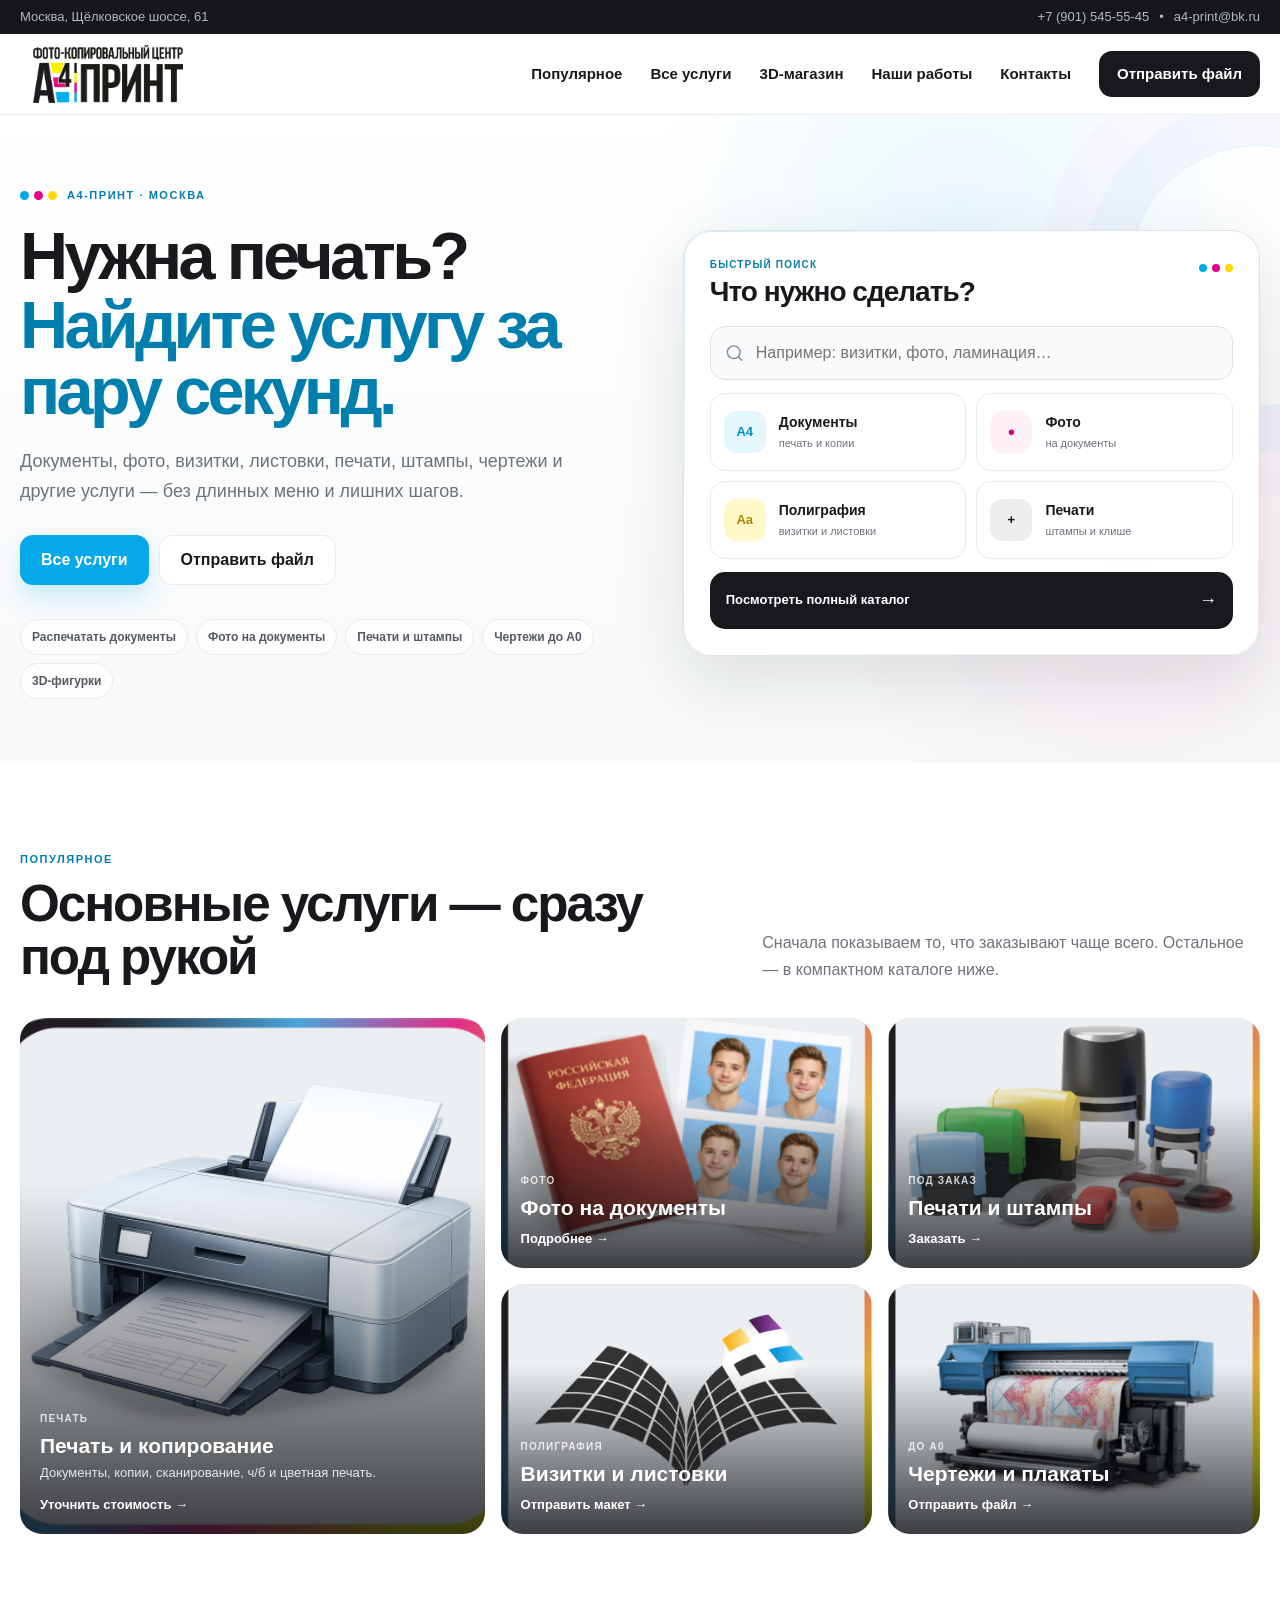
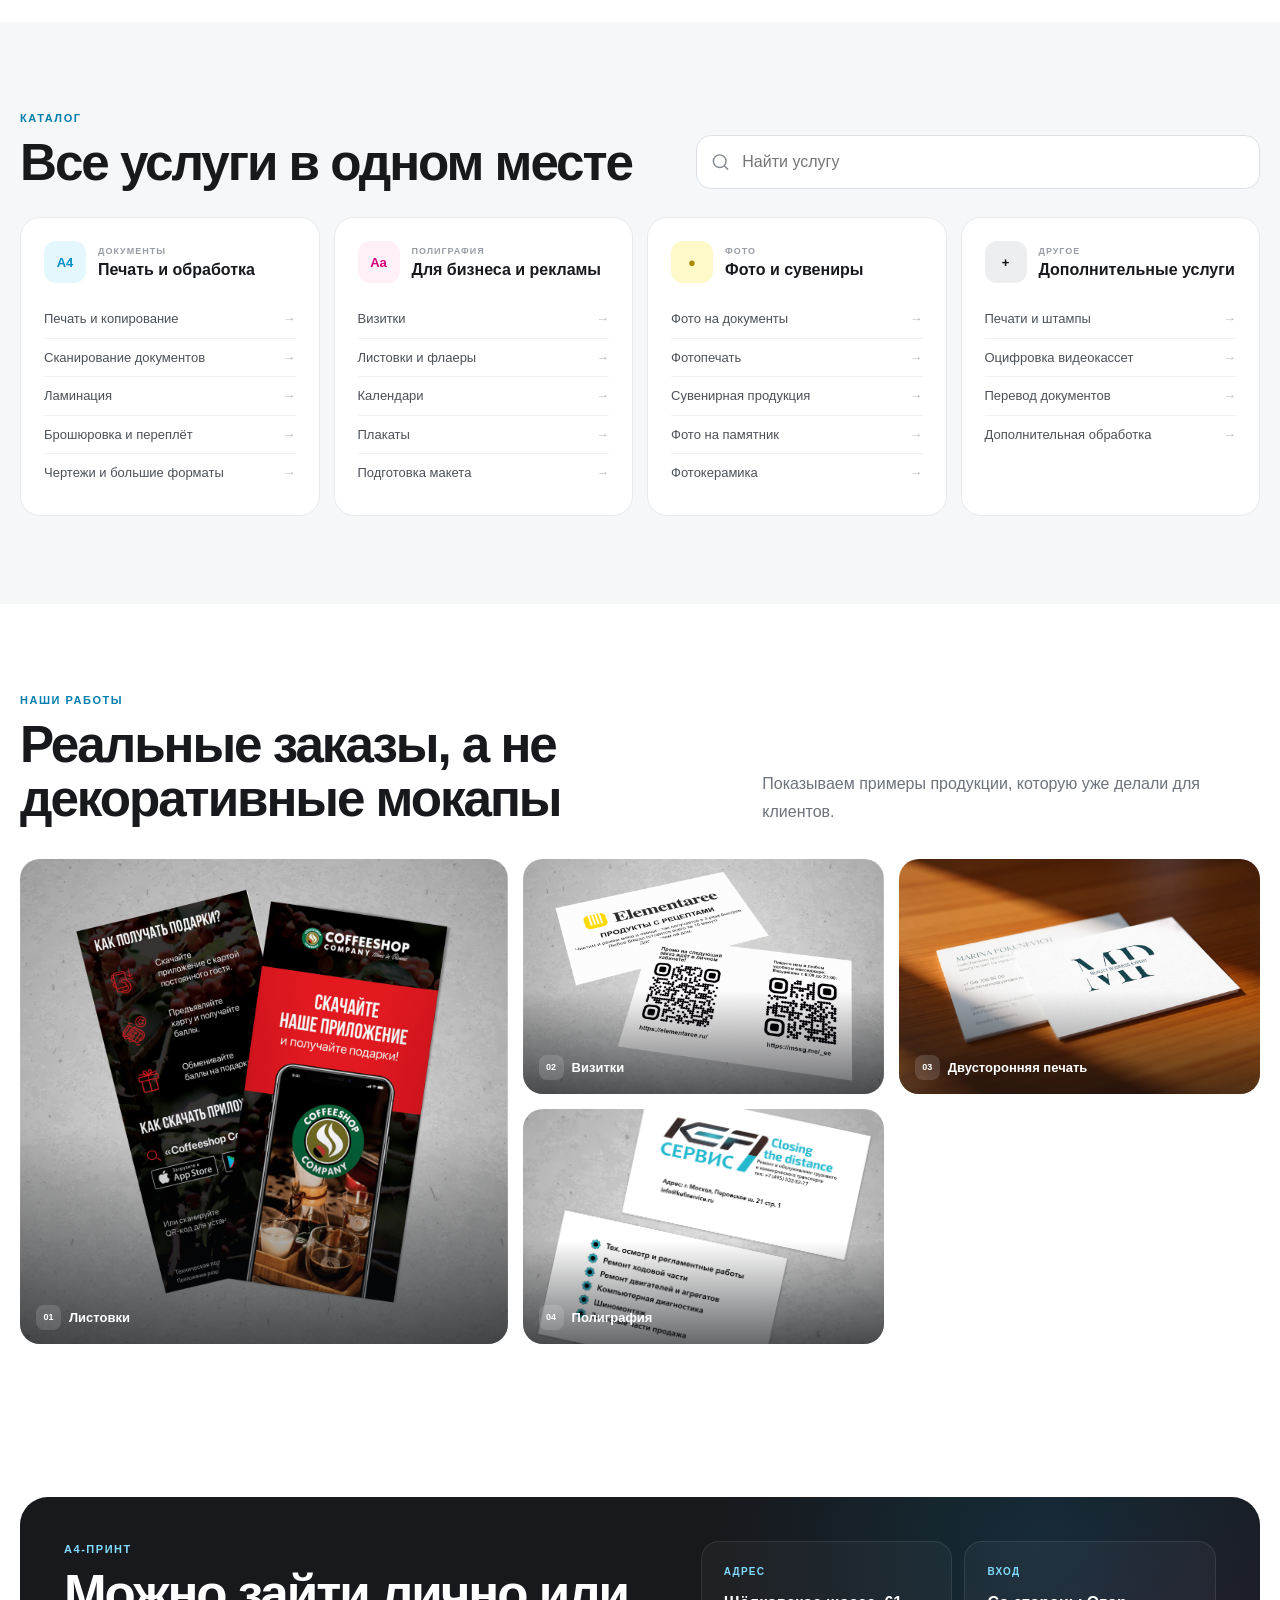
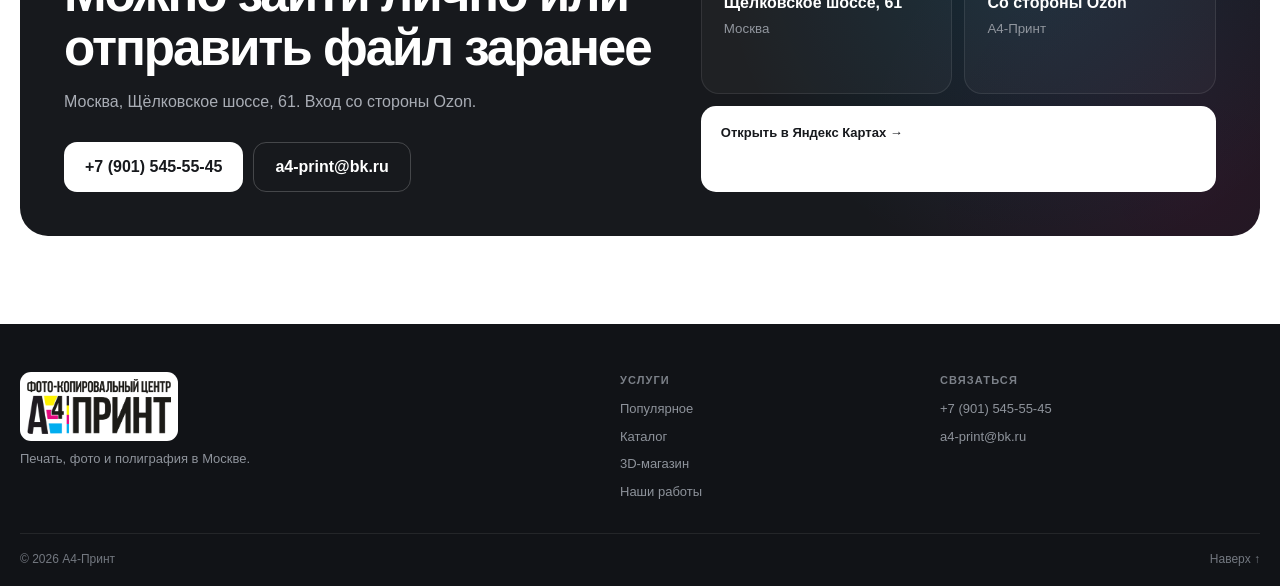
<file: index.html>
<!doctype html>
<html lang="ru">
<head>
<meta charset="utf-8">
<meta name="viewport" content="width=device-width,initial-scale=1">
<meta name="theme-color" content="#ffffff">
<meta name="description" content="А4‑Принт — печать, фото, полиграфия, печати и штампы в Москве. Щёлковское шоссе, 61.">
<title>А4‑Принт — печать, фото и полиграфия</title>
<link rel="stylesheet" href="style.css">
</head>
<body>
<header class="site-header" id="top">
  <div class="topbar"><div class="shell topbar-inner"><span>Москва, Щёлковское шоссе, 61</span><div><a href="tel:+79015455545">+7 (901) 545‑55‑45</a><span>•</span><a href="mailto:a4-print@bk.ru">a4-print@bk.ru</a></div></div></div>
  <div class="shell header-main">
    <a class="brand" href="#top"><img src="images/logo.png" alt="А4‑Принт"></a>
    <button class="menu-button" aria-label="Меню" aria-expanded="false"><span></span><span></span><span></span></button>
    <nav id="mainNav">
      <a href="#popular">Популярное</a>
      <a href="#catalog">Все услуги</a>
      <a href="shop.html">3D‑магазин</a>
      <a href="#works">Наши работы</a>
      <a href="#contacts">Контакты</a>
      <a class="header-order" href="mailto:a4-print@bk.ru?subject=Заказ%20в%20А4-Принт">Отправить файл</a>
    </nav>
  </div>
</header>

<main>
<section class="hero">
  <div class="shell hero-grid">
    <div class="hero-copy">
      <p class="eyebrow"><span></span> А4‑ПРИНТ · МОСКВА</p>
      <h1>Нужна печать? <em>Найдите услугу за пару секунд.</em></h1>
      <p class="hero-lead">Документы, фото, визитки, листовки, печати, штампы, чертежи и другие услуги — без длинных меню и лишних шагов.</p>
      <div class="hero-actions">
        <a class="btn primary" href="#catalog">Все услуги</a>
        <a class="btn secondary" href="mailto:a4-print@bk.ru?subject=Заказ%20в%20А4-Принт">Отправить файл</a>
      </div>
      <div class="hero-chips">
        <a href="#service-print">Распечатать документы</a>
        <a href="#service-photo">Фото на документы</a>
        <a href="#service-stamps">Печати и штампы</a>
        <a href="#service-wide">Чертежи до А0</a>
        <a href="shop.html">3D‑фигурки</a>
      </div>
    </div>

    <aside class="service-finder">
      <div class="finder-head">
        <div>
          <small>БЫСТРЫЙ ПОИСК</small>
          <h2>Что нужно сделать?</h2>
        </div>
        <div class="finder-mark"><span></span><span></span><span></span></div>
      </div>

      <label class="finder-search">
        <svg viewBox="0 0 24 24" aria-hidden="true"><path d="m21 21-4.35-4.35m2.35-5.65a8 8 0 1 1-16 0 8 8 0 0 1 16 0Z"/></svg>
        <input id="heroSearch" type="search" placeholder="Например: визитки, фото, ламинация…">
      </label>

      <div class="finder-grid">
        <a href="#service-print"><span class="finder-code cyan">A4</span><div><b>Документы</b><small>печать и копии</small></div></a>
        <a href="#service-photo"><span class="finder-code magenta">●</span><div><b>Фото</b><small>на документы</small></div></a>
        <a href="#service-poly"><span class="finder-code yellow">Aa</span><div><b>Полиграфия</b><small>визитки и листовки</small></div></a>
        <a href="#service-stamps"><span class="finder-code dark">+</span><div><b>Печати</b><small>штампы и клише</small></div></a>
      </div>

      <a class="finder-all" href="#catalog">Посмотреть полный каталог <span>→</span></a>
    </aside>
  </div>
</section>

<section class="popular section" id="popular">
  <div class="shell">
    <div class="section-head">
      <div><p class="section-kicker">ПОПУЛЯРНОЕ</p><h2>Основные услуги — сразу под рукой</h2></div>
      <p>Сначала показываем то, что заказывают чаще всего. Остальное — в компактном каталоге ниже.</p>
    </div>

    <div class="popular-grid">
      <article class="popular-card large" id="service-print">
        <img src="images/rapechatka_kv.png" alt="Печать и копирование">
        <div class="card-overlay">
          <span>ПЕЧАТЬ</span>
          <h3>Печать и копирование</h3>
          <p>Документы, копии, сканирование, ч/б и цветная печать.</p>
          <a href="tel:+79015455545">Уточнить стоимость →</a>
        </div>
      </article>
      <article class="popular-card" id="service-photo">
        <img src="images/foto_na-document_kv.png" alt="Фото на документы">
        <div class="card-overlay"><span>ФОТО</span><h3>Фото на документы</h3><a href="tel:+79015455545">Подробнее →</a></div>
      </article>
      <article class="popular-card" id="service-stamps">
        <img src="images/pechati_shtamp_kv.png" alt="Печати и штампы">
        <div class="card-overlay"><span>ПОД ЗАКАЗ</span><h3>Печати и штампы</h3><a href="tel:+79015455545">Заказать →</a></div>
      </article>
      <article class="popular-card" id="service-poly">
        <img src="images/tipografia_kv.png" alt="Полиграфия">
        <div class="card-overlay"><span>ПОЛИГРАФИЯ</span><h3>Визитки и листовки</h3><a href="mailto:a4-print@bk.ru?subject=Полиграфия">Отправить макет →</a></div>
      </article>
      <article class="popular-card" id="service-wide">
        <img src="images/shikoformat_kv.png" alt="Широкоформатная печать">
        <div class="card-overlay"><span>ДО А0</span><h3>Чертежи и плакаты</h3><a href="mailto:a4-print@bk.ru?subject=Широкоформатная%20печать">Отправить файл →</a></div>
      </article>
    </div>
  </div>
</section>

<section class="catalog-section section" id="catalog">
  <div class="shell">
    <div class="catalog-top">
      <div><p class="section-kicker">КАТАЛОГ</p><h2>Все услуги в одном месте</h2></div>
      <label class="service-search">
        <svg viewBox="0 0 24 24" aria-hidden="true"><path d="m21 21-4.35-4.35m2.35-5.65a8 8 0 1 1-16 0 8 8 0 0 1 16 0Z"/></svg>
        <input id="serviceSearch" type="search" placeholder="Найти услугу">
        <button id="clearSearch" aria-label="Очистить">×</button>
      </label>
    </div>

    <div class="catalog-grid" id="catalogGrid">
      <section class="catalog-group" data-search="печать документы копирование сканирование чертежи а0 а1 а2 а3 а4 ламинация брошюровка переплет">
        <div class="catalog-title"><div class="catalog-icon cyan">A4</div><div><small>ДОКУМЕНТЫ</small><h3>Печать и обработка</h3></div></div>
        <a href="tel:+79015455545">Печать и копирование <span>→</span></a>
        <a href="tel:+79015455545">Сканирование документов <span>→</span></a>
        <a href="tel:+79015455545">Ламинация <span>→</span></a>
        <a href="tel:+79015455545">Брошюровка и переплёт <span>→</span></a>
        <a href="tel:+79015455545">Чертежи и большие форматы <span>→</span></a>
      </section>

      <section class="catalog-group" data-search="полиграфия визитки листовки календари буклеты плакаты макет дизайн">
        <div class="catalog-title"><div class="catalog-icon magenta">Aa</div><div><small>ПОЛИГРАФИЯ</small><h3>Для бизнеса и рекламы</h3></div></div>
        <a href="mailto:a4-print@bk.ru?subject=Визитки">Визитки <span>→</span></a>
        <a href="mailto:a4-print@bk.ru?subject=Листовки">Листовки и флаеры <span>→</span></a>
        <a href="mailto:a4-print@bk.ru?subject=Календари">Календари <span>→</span></a>
        <a href="mailto:a4-print@bk.ru?subject=Плакаты">Плакаты <span>→</span></a>
        <a href="mailto:a4-print@bk.ru?subject=Макет">Подготовка макета <span>→</span></a>
      </section>

      <section class="catalog-group" data-search="фото документы фотопечать сувениры кружки подарки памятник фотокерамика">
        <div class="catalog-title"><div class="catalog-icon yellow">●</div><div><small>ФОТО</small><h3>Фото и сувениры</h3></div></div>
        <a href="tel:+79015455545">Фото на документы <span>→</span></a>
        <a href="tel:+79015455545">Фотопечать <span>→</span></a>
        <a href="tel:+79015455545">Сувенирная продукция <span>→</span></a>
        <a href="tel:+79015455545">Фото на памятник <span>→</span></a>
        <a href="tel:+79015455545">Фотокерамика <span>→</span></a>
      </section>

      <section class="catalog-group" data-search="печати штампы оцифровка видеокассет vhs перевод документы дополнительные услуги">
        <div class="catalog-title"><div class="catalog-icon dark">+</div><div><small>ДРУГОЕ</small><h3>Дополнительные услуги</h3></div></div>
        <a href="tel:+79015455545">Печати и штампы <span>→</span></a>
        <a href="tel:+79015455545">Оцифровка видеокассет <span>→</span></a>
        <a href="tel:+79015455545">Перевод документов <span>→</span></a>
        <a href="tel:+79015455545">Дополнительная обработка <span>→</span></a>
      </section>
    </div>

    <div id="catalogEmpty" class="catalog-empty" hidden>Ничего не нашли. <a href="tel:+79015455545">Позвоните нам</a> — возможно, мы можем это сделать.</div>
  </div>
</section>

<section class="works section" id="works">
  <div class="shell">
    <div class="section-head">
      <div><p class="section-kicker">НАШИ РАБОТЫ</p><h2>Реальные заказы, а не декоративные мокапы</h2></div>
      <p>Показываем примеры продукции, которую уже делали для клиентов.</p>
    </div>
    <div class="works-grid">
      <figure class="work big"><img src="images/raboti/listovka_coffe_shop.png" alt="Листовки"><figcaption><span>01</span>Листовки</figcaption></figure>
      <figure class="work"><img src="images/raboti/vizitaka_elementary.png" alt="Визитки"><figcaption><span>02</span>Визитки</figcaption></figure>
      <figure class="work"><img src="images/raboti/vizitka_mp.png" alt="Визитки"><figcaption><span>03</span>Двусторонняя печать</figcaption></figure>
      <figure class="work"><img src="images/raboti/vizitki_kef.png" alt="Визитки"><figcaption><span>04</span>Полиграфия</figcaption></figure>
    </div>
  </div>
</section>

<section class="contact section" id="contacts">
  <div class="shell contact-card">
    <div class="contact-copy">
      <p class="section-kicker light">А4‑ПРИНТ</p>
      <h2>Можно зайти лично или отправить файл заранее</h2>
      <p>Москва, Щёлковское шоссе, 61. Вход со стороны Ozon.</p>
      <div class="contact-actions">
        <a class="btn white" href="tel:+79015455545">+7 (901) 545‑55‑45</a>
        <a class="btn outline" href="mailto:a4-print@bk.ru">a4-print@bk.ru</a>
      </div>
    </div>
    <div class="contact-info">
      <div><span>АДРЕС</span><strong>Щёлковское шоссе, 61</strong><small>Москва</small></div>
      <div><span>ВХОД</span><strong>Со стороны Ozon</strong><small>А4‑Принт</small></div>
      <a target="_blank" rel="noopener" href="https://yandex.ru/maps/?text=Москва%2C%20Щёлковское%20шоссе%2C%2061">Открыть в Яндекс Картах →</a>
    </div>
  </div>
</section>
</main>

<footer class="footer">
  <div class="shell footer-grid">
    <div><img src="images/logo.png" alt="А4‑Принт"><p>Печать, фото и полиграфия в Москве.</p></div>
    <div><strong>Услуги</strong><a href="#popular">Популярное</a><a href="#catalog">Каталог</a><a href="shop.html">3D‑магазин</a><a href="#works">Наши работы</a></div>
    <div><strong>Связаться</strong><a href="tel:+79015455545">+7 (901) 545‑55‑45</a><a href="mailto:a4-print@bk.ru">a4-print@bk.ru</a></div>
  </div>
  <div class="shell footer-bottom"><span>© <span id="year"></span> А4‑Принт</span><a href="#top">Наверх ↑</a></div>
</footer>

<nav class="mobile-actions">
  <a href="tel:+79015455545">☎<span>Позвонить</span></a>
  <a href="#catalog">▦<span>Услуги</span></a>
  <a href="mailto:a4-print@bk.ru?subject=Заказ%20в%20А4-Принт">↗<span>Файл</span></a>
</nav>
<script src="script.js"></script>
</body>
</html>
</file>
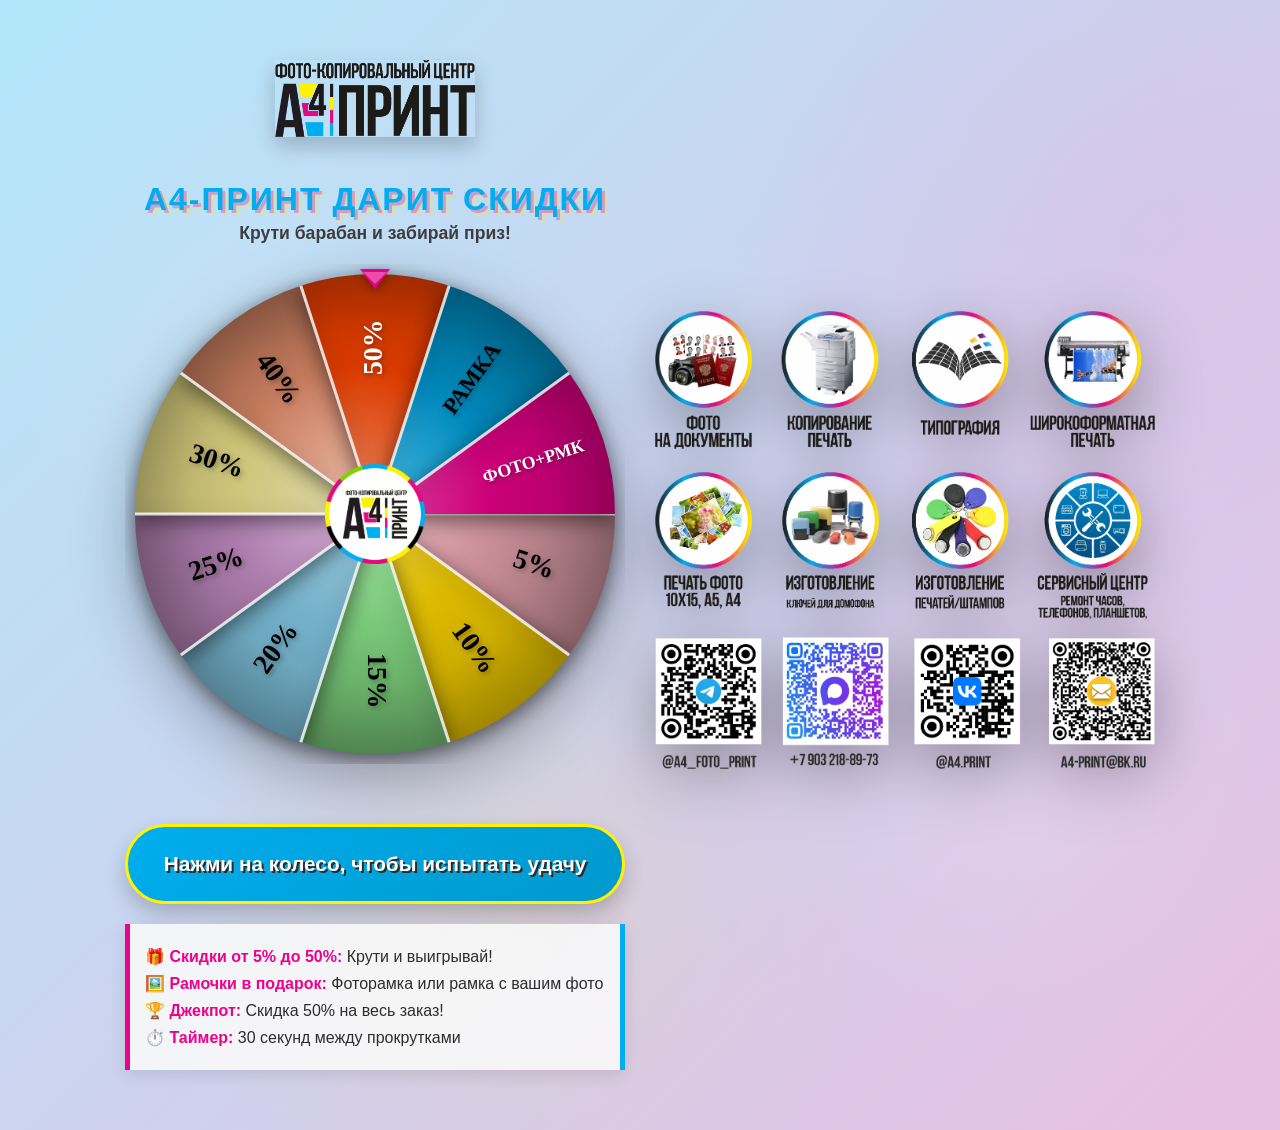
<file: promo.html>
<!DOCTYPE html>
<html lang="ru">
<head>
    <meta charset="UTF-8">
    <meta name="viewport" content="width=device-width, initial-scale=1.0, maximum-scale=1.0, user-scalable=no">
    <title>А4-ПРИНТ ДАРИТ СКИДКИ! 🎰</title>
    <style>
        * {
            box-sizing: border-box;
            margin: 0;
            padding: 0;
        }

        body {
            font-family: 'Segoe UI', Tahoma, Geneva, Verdana, sans-serif;
            min-height: 100vh;
            display: flex;
            justify-content: center;
            align-items: center;
            margin: 0;
            padding: 20px;
            position: relative;
            overflow-x: hidden;
            
            /* Эффект переливания CMYK с прозрачностью 30% */
            background: linear-gradient(
                135deg, 
                rgba(0, 174, 239, 0.3) 0%,
                rgba(236, 0, 140, 0.3) 33%,
                rgba(255, 242, 0, 0.3) 66%,
                rgba(45, 45, 45, 0.3) 100%
            );
            background-size: 400% 400%;
            animation: cmykFlow 15s ease infinite;
        }

        @keyframes cmykFlow {
            0% { background-position: 0% 50%; }
            25% { background-position: 50% 100%; }
            50% { background-position: 100% 50%; }
            75% { background-position: 50% 0%; }
            100% { background-position: 0% 50%; }
        }

        /* Анимированные частицы фона */
        body::before {
            content: '';
            position: absolute;
            width: 100%;
            height: 100%;
            background: radial-gradient(circle at 20% 30%, rgba(255,255,255,0.1) 0%, transparent 20%),
                        radial-gradient(circle at 80% 70%, rgba(255,255,255,0.1) 0%, transparent 20%),
                        radial-gradient(circle at 40% 80%, rgba(255,215,0,0.1) 0%, transparent 30%),
                        radial-gradient(circle at 90% 20%, rgba(255,105,180,0.1) 0%, transparent 30%);
            animation: float 20s ease-in-out infinite;
            pointer-events: none;
            z-index: 1;
        }

        @keyframes float {
            0%, 100% { transform: translate(0, 0) rotate(0deg); }
            25% { transform: translate(-2%, -2%) rotate(1deg); }
            75% { transform: translate(2%, 2%) rotate(-1deg); }
        }

        /* ОСНОВНОЙ КОНТЕЙНЕР */
        .main-wrapper {
            display: flex;
            align-items: center;
            justify-content: center;
            gap: 30px;
            max-width: 1200px;
            width: 100%;
            position: relative;
            z-index: 10;
            padding: 40px;
            border-radius: 0;
        }

        /* ЛЕВАЯ ЧАСТЬ - КОЛЕСО */
        .left-section {
            flex: 1;
            max-width: 500px;
            text-align: center;
            display: flex;
            flex-direction: column;
            align-items: center;
        }

        /* ЛОГОТИП ПО ЦЕНТРУ НАД КОЛЕСОМ */
        .top-logo {
            margin-bottom: 20px;
        }

        .top-logo-image {
            max-width: 200px;
            height: auto;
            border-radius: 0;
            box-shadow: 0 10px 20px rgba(0,0,0,0.2);
            transition: all 0.3s ease;
        }

        .top-logo-image:hover {
            transform: scale(1.1);
            box-shadow: 0 15px 30px rgba(236,0,140,0.3);
        }

        h1 {
            color: #00AEEF;
            font-size: clamp(1.5rem, 5vw, 2rem);
            margin: 20px 0 5px;
            font-weight: 800;
            letter-spacing: 2px;
            text-transform: uppercase;
            text-shadow: 3px 3px 0 rgba(236,0,140,0.3), 6px 6px 0 rgba(255,242,0,0.2);
            animation: titlePulse 2s ease-in-out infinite;
        }

        @keyframes titlePulse {
            0%, 100% { transform: scale(1); }
            50% { transform: scale(1.02); }
        }

        .subtitle {
            color: #2D2D2D;
            margin-bottom: 20px;
            font-size: 1.1rem;
            font-weight: bold;
            opacity: 0.9;
            animation: fadeInUp 1s ease-out;
        }

        @keyframes fadeInUp {
            from {
                opacity: 0;
                transform: translateY(20px);
            }
            to {
                opacity: 1;
                transform: translateY(0);
            }
        }

        .wheel-container {
            position: relative;
            width: 100%;
            max-width: 500px;
            margin: 0 auto 20px;
            filter: drop-shadow(0 20px 30px rgba(0,0,0,0.3));
        }

        #wheelCanvas {
            width: 100%;
            height: auto;
            display: block;
            border-radius: 0;
            transition: all 0.3s ease;
            cursor: pointer;
            animation: rotateGlow 3s linear infinite;
        }

        #wheelCanvas.disabled {
            opacity: 0.7;
            filter: grayscale(50%);
            cursor: not-allowed;
            animation: none;
        }

        @keyframes rotateGlow {
            0% { filter: drop-shadow(0 20px 30px rgba(0,0,0,0.3)); }
            50% { filter: drop-shadow(0 25px 35px rgba(236,0,140,0.4)); }
            100% { filter: drop-shadow(0 20px 30px rgba(0,0,0,0.3)); }
        }

        /* Центр колеса с логотипом - УБРАЛ ТЕНЬ */
        .spin-center {
            position: absolute;
            top: 50%;
            left: 50%;
            transform: translate(-50%, -50%);
            width: 100px;
            height: 100px;
            display: flex;
            align-items: center;
            justify-content: center;
            z-index: 20;
            pointer-events: none;
            border-radius: 0;
        }

        #centerLogo {
            width: 100px;
            height: 100px;
            object-fit: contain;
            pointer-events: none;
            border-radius: 0;
            /* УБРАЛ filter: drop-shadow */
        }

        /* ПРАВАЯ ЧАСТЬ - БАННЕР */
        .right-section {
            flex: 1;
            max-width: 500px;
            display: flex;
            align-items: flex-start;
            justify-content: center;
            margin-top: -50px;
        }

        .banner-container {
            width: 100%;
            display: flex;
            justify-content: center;
        }

        .banner-image {
            width: 100%;
            height: auto;
            display: block;
            transition: all 0.3s ease;
            cursor: pointer;
            border-radius: 0;
            filter: drop-shadow(0 20px 30px rgba(0,0,0,0.3));
        }

        .banner-image:hover {
            transform: scale(1.02);
            filter: drop-shadow(0 25px 35px rgba(0,174,239,0.4));
        }

        /* РЕЗУЛЬТАТ И ТАЙМЕР ПОД КОЛЕСОМ */
        .result-message {
            background: linear-gradient(145deg, #00AEEF, #0099cc);
            color: white;
            padding: 20px;
            font-size: 1.3rem;
            margin: 20px 0;
            font-weight: bold;
            min-height: 80px;
            display: flex;
            align-items: center;
            justify-content: center;
            border: 3px solid #FFF200;
            text-shadow: 2px 2px 0 #2D2D2D;
            box-shadow: 0 10px 20px rgba(0,0,0,0.2);
            animation: resultGlow 2s ease-in-out infinite;
            transition: all 0.3s ease;
            border-radius: 50px;
            width: 100%;
        }

        @keyframes resultGlow {
            0%, 100% { box-shadow: 0 10px 20px rgba(0,0,0,0.2); }
            50% { box-shadow: 0 15px 30px rgba(255,242,0,0.3); }
        }

        .timer {
            font-size: 2rem;
            font-weight: bold;
            color: #EC008C;
            margin: 10px 0;
            text-shadow: 2px 2px 0 #FFF200;
            animation: timerPulse 1s ease-in-out infinite;
        }

        @keyframes timerPulse {
            0%, 100% { transform: scale(1); }
            50% { transform: scale(1.1); }
        }

        .rules {
            text-align: left;
            background: rgba(249, 249, 249, 0.9);
            backdrop-filter: blur(5px);
            padding: 15px;
            color: #2D2D2D;
            border-left: 5px solid #EC008C;
            border-right: 5px solid #00AEEF;
            box-shadow: 0 5px 15px rgba(0,0,0,0.1);
            animation: slideIn 0.8s ease-out;
            border-radius: 0;
            width: 100%;
        }

        @keyframes slideIn {
            from {
                opacity: 0;
                transform: translateX(-20px);
            }
            to {
                opacity: 1;
                transform: translateX(0);
            }
        }

        .rules p {
            margin: 8px 0;
            transition: transform 0.2s ease;
        }

        .rules p:hover {
            transform: translateX(10px);
            color: #EC008C;
        }

        .rules strong {
            color: #EC008C;
        }

        /* Адаптация для мобильных */
        @media (max-width: 900px) {
            .main-wrapper {
                flex-direction: column;
                padding: 15px;
                gap: 15px;
            }
            
            .left-section, .right-section {
                max-width: 100%;
                width: 100%;
            }
            
            .right-section {
                margin-top: 0;
                align-items: center;
            }
            
            .banner-image {
                max-width: 100%;
                height: auto;
            }
            
            h1 {
                font-size: 1.8rem;
            }
            
            .subtitle {
                font-size: 1rem;
            }
            
            .result-message {
                font-size: 1.1rem;
                padding: 15px;
                min-height: 60px;
            }
            
            .timer {
                font-size: 1.5rem;
            }
            
            .rules {
                font-size: 0.9rem;
                padding: 12px;
            }
            
            .spin-center {
                width: 70px;
                height: 70px;
            }
            
            #centerLogo {
                width: 70px;
                height: 70px;
            }
        }

        @media (max-width: 480px) {
            body {
                padding: 10px;
            }
            
            .main-wrapper {
                padding: 10px;
            }
            
            h1 {
                font-size: 1.5rem;
            }
            
            .result-message {
                font-size: 1rem;
                padding: 12px;
            }
            
            .rules p {
                font-size: 0.85rem;
            }
            
            .spin-center {
                width: 60px;
                height: 60px;
            }
            
            #centerLogo {
                width: 60px;
                height: 60px;
            }
        }
    </style>
</head>
<body>
    <div class="main-wrapper">
        <!-- ЛЕВАЯ ЧАСТЬ - КОЛЕСО -->
        <div class="left-section">
            <!-- ЛОГОТИП ПО ЦЕНТРУ -->
            <div class="top-logo">
                <img src="images/logo.png" alt="А4-ПРИНТ" class="top-logo-image">
            </div>

            <h1>А4-ПРИНТ ДАРИТ СКИДКИ</h1>
            <p class="subtitle">Крути барабан и забирай приз!</p>

            <div class="wheel-container">
                <canvas id="wheelCanvas" width="500" height="500"></canvas>
                
                <div class="spin-center">
                    <img src="images/logo_soc.png" alt="Логотип" id="centerLogo">
                </div>
            </div>

            <div id="timer" class="timer"></div>

            <div id="result" class="result-message">
                Нажми на колесо, чтобы испытать удачу
            </div>
            
            <div class="rules">
                <p>🎁 <strong>Скидки от 5% до 50%:</strong> Крути и выигрывай!</p>
                <p>🖼️ <strong>Рамочки в подарок:</strong> Фоторамка или рамка с вашим фото</p>
                <p>🏆 <strong>Джекпот:</strong> Скидка 50% на весь заказ!</p>
                <p>⏱️ <strong>Таймер:</strong> 30 секунд между прокрутками</p>
            </div>
        </div>

        <!-- ПРАВАЯ ЧАСТЬ - БАННЕР -->
        <div class="right-section">
            <div class="banner-container">
                <img src="banner.png" alt="Баннер акции" class="banner-image" onclick="window.open('https://a4-print.ru', '_blank')">
            </div>
        </div>
    </div>

    <script>
        const canvas = document.getElementById('wheelCanvas');
        const ctx = canvas.getContext('2d');
        const resultDiv = document.getElementById('result');
        const timerDiv = document.getElementById('timer');

        // НАСТРОЙКИ СЕКТОРОВ
        const segments = [
            { 
                label: '5%', 
                description: '🎁 Скидка 5% на текущий заказ!', 
                color: '#FFB6C1'
            },
            { 
                label: '10%', 
                description: '🎁 Скидка 10% на текущий заказ!', 
                color: '#FFD700'
            },
            { 
                label: '15%', 
                description: '🎁 Скидка 15% на текущий заказ!', 
                color: '#98FB98'
            },
            { 
                label: '20%', 
                description: '🎁 Скидка 20% на текущий заказ!', 
                color: '#87CEEB'
            },
            { 
                label: '25%', 
                description: '🎁 Скидка 25% на текущий заказ!', 
                color: '#DDA0DD'
            },
            { 
                label: '30%', 
                description: '🎁 Скидка 30% на текущий заказ!', 
                color: '#F0E68C'
            },
            { 
                label: '40%', 
                description: '🎁 Скидка 40% на текущий заказ!', 
                color: '#FFA07A'
            },
            { 
                label: '50%', 
                description: '🏆 ДЖЕКПОТ: Скидка 50% на заказ! 🏆', 
                color: '#FF4500'
            },
            { 
                label: 'РАМКА', 
                description: '🖼️ РАМОЧКА ДЛЯ ФОТО в подарок + скидка 10% на фотоуслуги!', 
                color: '#00AEEF'
            },
            { 
                label: 'ФОТО+РМК',
                description: '🖼️ РАМОЧКА с вашим снимком! Мы печатаем фото и дарим в рамке', 
                color: '#EC008C'
            }
        ];

        let currentAngle = 0;
        let isSpinning = false;
        let spinTimeout = null;
        let spinCounter = 0;
        let isBlocked = false;
        let timerInterval = null;
        let timeLeft = 0;

        // Функция для создания объемного эффекта на секторах
        function draw3DSegment(startAngle, endAngle, color, isEven) {
            const gradient = ctx.createRadialGradient(
                canvas.width / 2 - 20, canvas.height / 2 - 20, 10,
                canvas.width / 2, canvas.height / 2, canvas.width / 2
            );
            
            if (isEven) {
                gradient.addColorStop(0, color);
                gradient.addColorStop(0.7, shadeColor(color, -30));
                gradient.addColorStop(1, shadeColor(color, -50));
            } else {
                gradient.addColorStop(0, color);
                gradient.addColorStop(0.7, shadeColor(color, -20));
                gradient.addColorStop(1, shadeColor(color, -40));
            }
            
            ctx.fillStyle = gradient;
            
            ctx.beginPath();
            ctx.moveTo(canvas.width / 2, canvas.height / 2);
            ctx.arc(canvas.width / 2, canvas.height / 2, canvas.width / 2 - 10, startAngle, endAngle);
            ctx.closePath();
            ctx.fill();
            
            // Добавляем блик
            ctx.save();
            ctx.beginPath();
            ctx.moveTo(canvas.width / 2, canvas.height / 2);
            ctx.arc(canvas.width / 2, canvas.height / 2, canvas.width / 2 - 10, startAngle, endAngle);
            ctx.closePath();
            ctx.clip();
            
            const highlightGradient = ctx.createRadialGradient(
                canvas.width / 2 - 30, canvas.height / 2 - 30, 10,
                canvas.width / 2, canvas.height / 2, canvas.width / 2
            );
            highlightGradient.addColorStop(0, 'rgba(255,255,255,0.3)');
            highlightGradient.addColorStop(0.5, 'rgba(255,255,255,0)');
            
            ctx.fillStyle = highlightGradient;
            ctx.fillRect(0, 0, canvas.width, canvas.height);
            ctx.restore();
        }

        // Вспомогательная функция для затемнения цвета
        function shadeColor(color, percent) {
            let R = parseInt(color.substring(1,3),16);
            let G = parseInt(color.substring(3,5),16);
            let B = parseInt(color.substring(5,7),16);
            
            R = Math.min(255, Math.max(0, R + R * percent / 100));
            G = Math.min(255, Math.max(0, G + G * percent / 100));
            B = Math.min(255, Math.max(0, B + B * percent / 100));
            
            return `rgb(${R}, ${G}, ${B})`;
        }

        // Рисуем объемное колесо
        function drawWheel(angle) {
            ctx.clearRect(0, 0, canvas.width, canvas.height);
            
            const arc = (Math.PI * 2) / segments.length;
            
            // Рисуем тень под колесом
            ctx.shadowColor = 'rgba(0,0,0,0.5)';
            ctx.shadowBlur = 20;
            ctx.shadowOffsetY = 5;
            
            for (let i = 0; i < segments.length; i++) {
                const startAngle = i * arc + angle;
                const endAngle = (i + 1) * arc + angle;
                
                // Рисуем 3D сектор
                draw3DSegment(startAngle, endAngle, segments[i].color, i % 2 === 0);
                
                // Рисуем объемные разделители
                ctx.strokeStyle = 'rgba(255,255,255,0.8)';
                ctx.lineWidth = 3;
                ctx.beginPath();
                ctx.moveTo(canvas.width / 2, canvas.height / 2);
                ctx.lineTo(
                    canvas.width / 2 + Math.cos(startAngle) * (canvas.width / 2 - 10),
                    canvas.height / 2 + Math.sin(startAngle) * (canvas.height / 2 - 10)
                );
                ctx.stroke();
                
                // Добавляем текст
                ctx.save();
                ctx.translate(canvas.width / 2, canvas.height / 2);
                
                const textAngle = startAngle + arc / 2;
                const textRadius = canvas.width / 3;
                const textX = Math.cos(textAngle) * textRadius;
                const textY = Math.sin(textAngle) * textRadius;
                
                ctx.translate(textX, textY);
                ctx.rotate(textAngle + (textAngle > Math.PI/2 && textAngle < 3*Math.PI/2 ? Math.PI : 0));
                
                ctx.textAlign = 'center';
                ctx.textBaseline = 'middle';
                
                ctx.shadowColor = 'rgba(0,0,0,0.3)';
                ctx.shadowBlur = 5;
                ctx.shadowOffsetX = 2;
                ctx.shadowOffsetY = 2;
                
                if (segments[i].color === '#2D2D2D' || segments[i].color === '#EC008C' || segments[i].color === '#FF4500') {
                    ctx.fillStyle = '#FFFFFF';
                } else {
                    ctx.fillStyle = '#000000';
                }
                
                if (segments[i].label === 'ФОТО+РМК') {
                    ctx.font = 'bold ' + (canvas.width / 28) + 'px "Segoe UI"';
                } else if (segments[i].label === 'РАМКА') {
                    ctx.font = 'bold ' + (canvas.width / 22) + 'px "Segoe UI"';
                } else {
                    ctx.font = 'bold ' + (canvas.width / 18) + 'px "Segoe UI"';
                }
                
                ctx.fillText(segments[i].label, 0, 0);
                ctx.restore();
            }
            
            // Рисуем объемный указатель
            ctx.shadowColor = 'rgba(0,0,0,0.3)';
            ctx.shadowBlur = 10;
            ctx.shadowOffsetY = 3;
            
            ctx.fillStyle = '#EC008C';
            ctx.beginPath();
            ctx.moveTo(canvas.width / 2 - 15, 5);
            ctx.lineTo(canvas.width / 2, 25);
            ctx.lineTo(canvas.width / 2 + 15, 5);
            ctx.closePath();
            ctx.fill();
            
            ctx.fillStyle = 'rgba(255,255,255,0.3)';
            ctx.beginPath();
            ctx.moveTo(canvas.width / 2 - 12, 8);
            ctx.lineTo(canvas.width / 2, 20);
            ctx.lineTo(canvas.width / 2 + 12, 8);
            ctx.closePath();
            ctx.fill();
            
            ctx.shadowBlur = 0;
            ctx.shadowOffsetY = 0;
        }

        // Функция для запуска таймера
        function startTimer(seconds) {
            isBlocked = true;
            timeLeft = seconds;
            canvas.classList.add('disabled');
            
            timerInterval = setInterval(() => {
                timeLeft--;
                timerDiv.innerHTML = `⏳ ${timeLeft} сек`;
                
                if (timeLeft <= 0) {
                    clearInterval(timerInterval);
                    timerInterval = null;
                    isBlocked = false;
                    canvas.classList.remove('disabled');
                    timerDiv.innerHTML = '✅ Можно крутить!';
                    
                    setTimeout(() => {
                        timerDiv.innerHTML = '';
                    }, 3000);
                }
            }, 1000);
        }

        // Функция вращения
        function spinWheel() {
            if (isSpinning || isBlocked) {
                if (isBlocked) {
                    resultDiv.innerHTML = '⏳ Подожди ' + timeLeft + ' секунд до следующего вращения!';
                }
                return;
            }
            
            isSpinning = true;
            resultDiv.style.background = 'linear-gradient(145deg, #00AEEF, #0099cc)';
            resultDiv.innerHTML = '🎰 Крутим... 🎰';
            
            spinCounter++;
            
            let prizeIndex;
            
            if (spinCounter % 2 === 0) {
                prizeIndex = 0;
                console.log('Гарантированная 5% (прокрут #' + spinCounter + ')');
            } else {
                prizeIndex = Math.floor(Math.random() * segments.length);
                console.log('Случайный приз (прокрут #' + spinCounter + ')');
            }
            
            const prize = segments[prizeIndex];
            
            const segmentAngle = (Math.PI * 2) / segments.length;
            const targetAngle = (-Math.PI / 2) - (prizeIndex * segmentAngle) - (segmentAngle / 2);
            
            const spins = Math.floor(Math.random() * 5) + 8;
            const finalAngle = targetAngle - (spins * Math.PI * 2);
            
            const startAngle = 0;
            const startTime = Date.now();
            const spinTime = 4000;
            
            currentAngle = startAngle;
            drawWheel(currentAngle);
            
            function animateSpin() {
                const elapsed = Date.now() - startTime;
                const progress = Math.min(elapsed / spinTime, 1);
                
                const easeProgress = 1 - Math.pow(1 - progress, 3);
                
                currentAngle = startAngle + (finalAngle - startAngle) * easeProgress;
                
                drawWheel(currentAngle);
                
                if (progress < 1) {
                    spinTimeout = requestAnimationFrame(animateSpin);
                } else {
                    resultDiv.innerHTML = `🎁 <strong>ТВОЙ ПРИЗ:</strong> ${prize.description}`;
                    resultDiv.style.background = 'linear-gradient(145deg, #EC008C, #c00070)';
                    
                    isSpinning = false;
                    
                    startTimer(30);
                }
            }
            
            animateSpin();
        }

        drawWheel(0);
        canvas.addEventListener('click', spinWheel);

        window.addEventListener('resize', () => {
            drawWheel(currentAngle);
        });

        // Обработчики ошибок загрузки изображений
        const topLogo = document.querySelector('.top-logo-image');
        topLogo.onerror = function() {
            console.log('Логотип не загружен, проверьте путь images/logo.png');
            this.src = 'data:image/svg+xml;utf8,<svg xmlns="http://www.w3.org/2000/svg" viewBox="0 0 200 100"><rect width="200" height="100" fill="%2300AEEF"/><text x="100" y="65" font-size="40" text-anchor="middle" fill="white">А4-ПРИНТ</text></svg>';
        };

        const banner = document.querySelector('.banner-image');
        banner.onerror = function() {
            console.log('Баннер не загружен, проверьте путь banner.png');
            this.src = 'data:image/svg+xml;utf8,<svg xmlns="http://www.w3.org/2000/svg" viewBox="0 0 500 500"><rect width="500" height="500" fill="%23EC008C"/><text x="250" y="250" font-size="40" text-anchor="middle" fill="white">АКЦИЯ</text></svg>';
        };

        const centerLogo = document.getElementById('centerLogo');
        centerLogo.onerror = function() {
            console.log('Логотип не загружен, проверьте путь images/logo_soc.png');
            this.src = 'data:image/svg+xml;utf8,<svg xmlns="http://www.w3.org/2000/svg" viewBox="0 0 100 100"><rect width="100" height="100" fill="%2300AEEF"/><text x="50" y="65" font-size="50" text-anchor="middle" fill="white">A4</text></svg>';
        };
    </script>
</body>
</html>
</file>
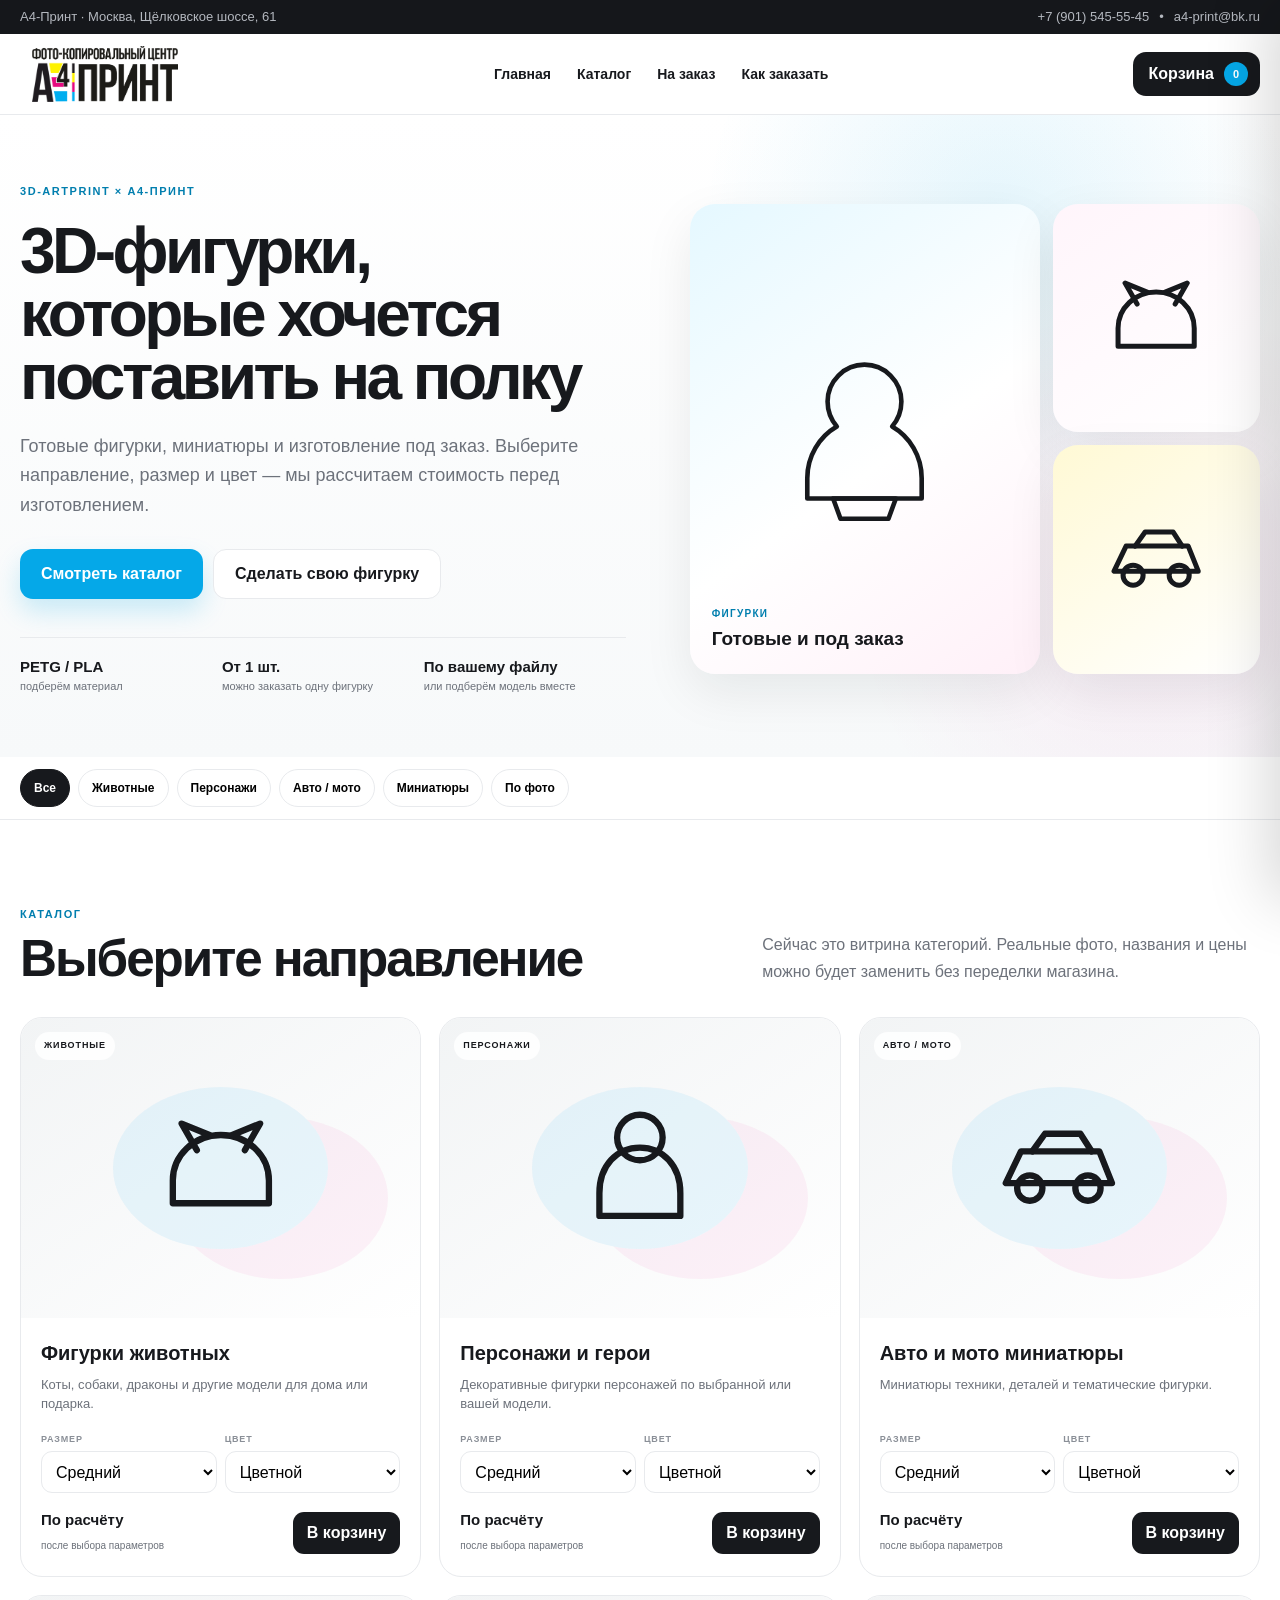
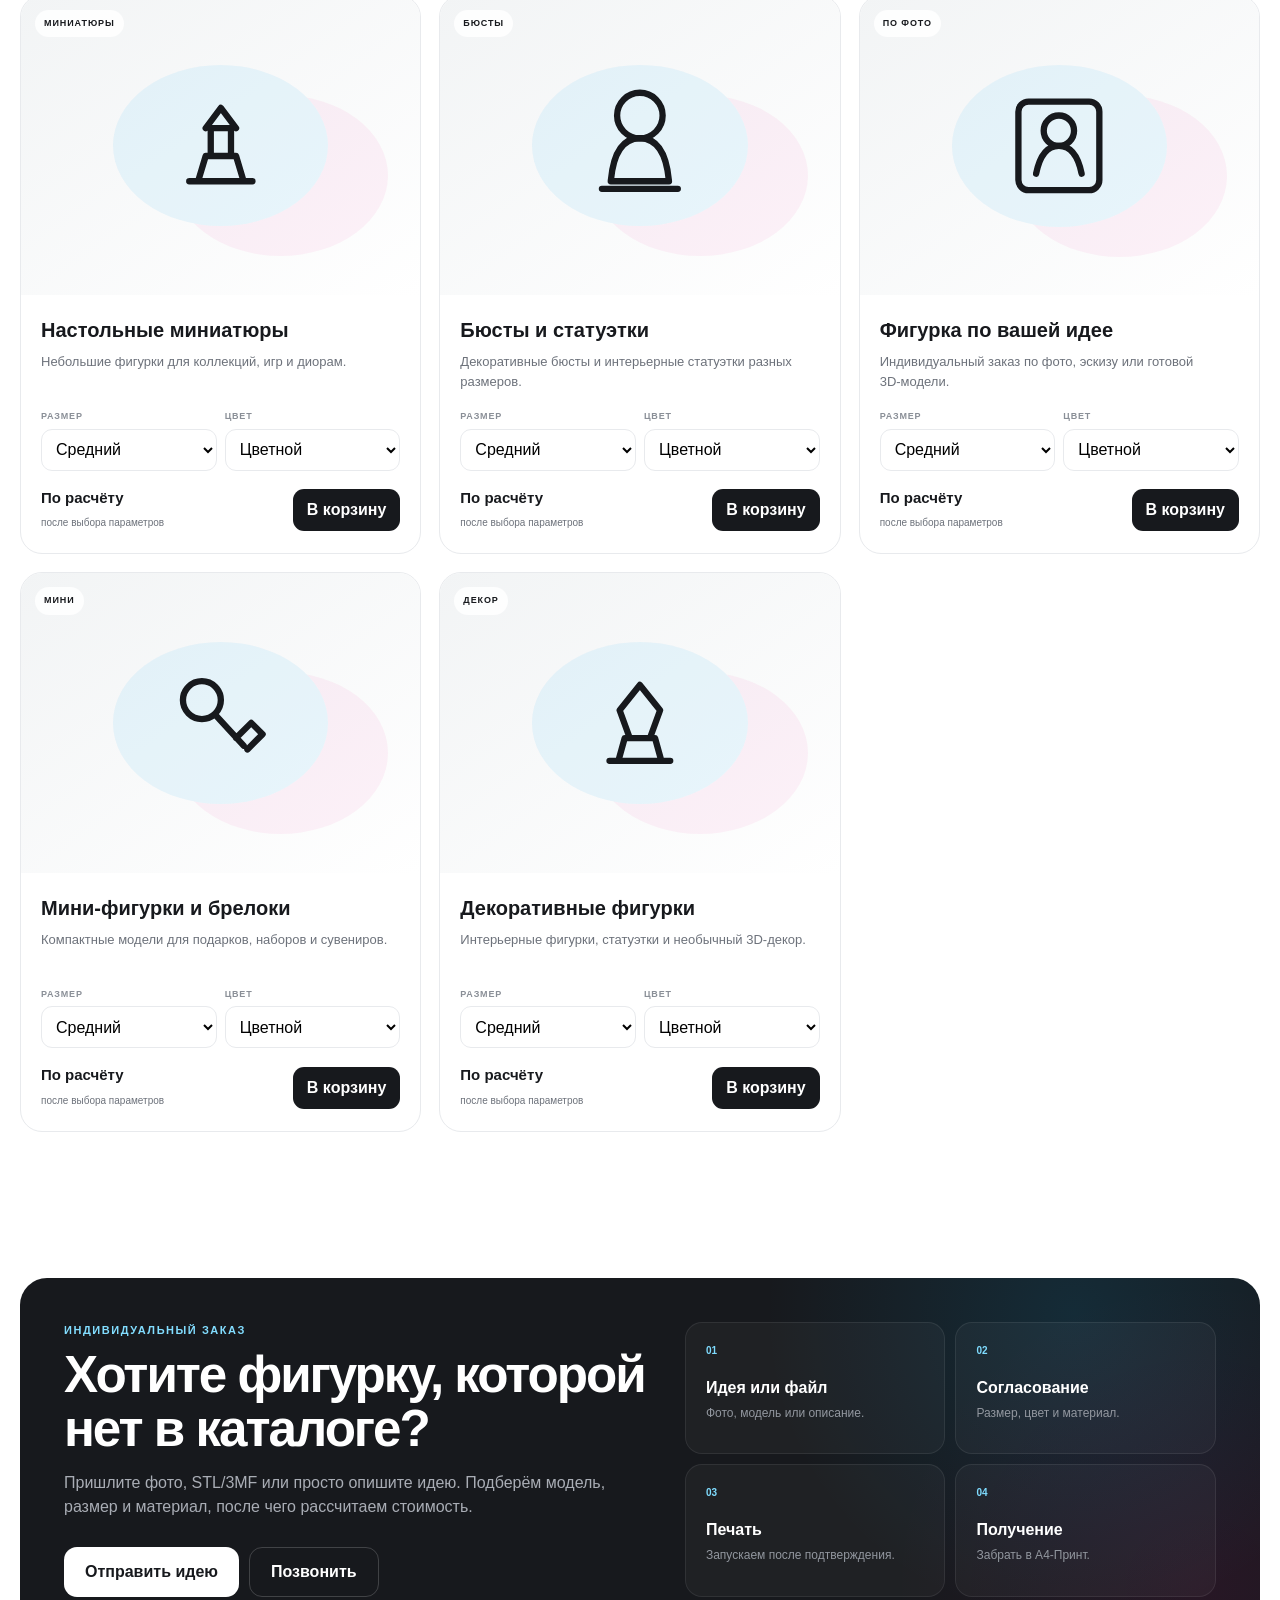
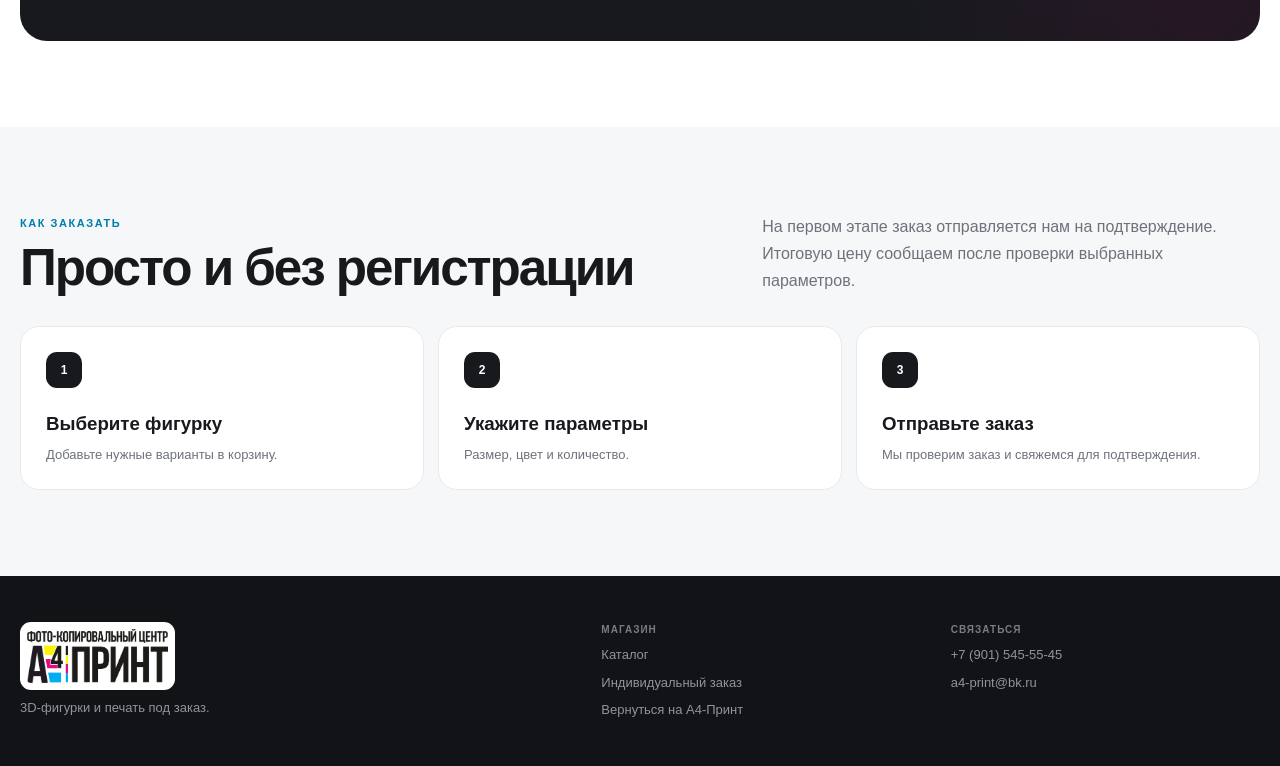
<file: shop.html>
<!doctype html>
<html lang="ru">
<head>
<meta charset="utf-8">
<meta name="viewport" content="width=device-width,initial-scale=1">
<meta name="theme-color" content="#ffffff">
<meta name="description" content="3D‑фигурки от А4‑Принт и 3D‑ARTPRINT: готовые модели и изготовление под заказ.">
<title>3D‑фигурки — магазин А4‑Принт</title>
<link rel="stylesheet" href="shop.css">
</head>
<body>
<header class="shop-header">
  <div class="shop-top">
    <div class="shell shop-top__inner">
      <span>А4‑Принт · Москва, Щёлковское шоссе, 61</span>
      <div><a href="tel:+79015455545">+7 (901) 545‑55‑45</a><span>•</span><a href="mailto:a4-print@bk.ru">a4-print@bk.ru</a></div>
    </div>
  </div>
  <div class="shell shop-nav">
    <a class="shop-brand" href="index.html"><img src="images/logo.png" alt="А4‑Принт"></a>
    <nav>
      <a href="index.html">Главная</a>
      <a href="#catalog">Каталог</a>
      <a href="#custom">На заказ</a>
      <a href="#delivery">Как заказать</a>
    </nav>
    <button class="cart-button" id="cartOpen" type="button" aria-label="Открыть корзину">
      <span>Корзина</span><b id="cartCount">0</b>
    </button>
  </div>
</header>

<main>
<section class="shop-hero">
  <div class="shell shop-hero__grid">
    <div>
      <p class="eyebrow">3D‑ARTPRINT × А4‑ПРИНТ</p>
      <h1>3D‑фигурки, которые хочется поставить на полку</h1>
      <p class="lead">Готовые фигурки, миниатюры и изготовление под заказ. Выберите направление, размер и цвет — мы рассчитаем стоимость перед изготовлением.</p>
      <div class="hero-actions">
        <a class="btn primary" href="#catalog">Смотреть каталог</a>
        <a class="btn secondary" href="#custom">Сделать свою фигурку</a>
      </div>
      <div class="hero-facts">
        <div><strong>PETG / PLA</strong><span>подберём материал</span></div>
        <div><strong>От 1 шт.</strong><span>можно заказать одну фигурку</span></div>
        <div><strong>По вашему файлу</strong><span>или подберём модель вместе</span></div>
      </div>
    </div>
    <div class="hero-showcase" aria-hidden="true">
      <div class="hero-card hero-card--main">
        <svg viewBox="0 0 220 220"><path d="M110 30c-22 0-40 18-40 40 0 10 4 20 10 27-19 11-32 32-32 56v22h124v-22c0-24-13-45-32-56 6-7 10-17 10-27 0-22-18-40-40-40Z"/><path d="M76 175h68l-8 22H84l-8-22Z"/></svg>
        <div><span>ФИГУРКИ</span><strong>Готовые и под заказ</strong></div>
      </div>
      <div class="hero-card hero-card--small">
        <svg viewBox="0 0 120 120"><path d="M22 70c0-20 17-36 38-36s38 16 38 36v18H22V70Z"/><path d="M41 46 29 25l22 9M79 46l12-21-22 9"/></svg>
      </div>
      <div class="hero-card hero-card--small">
        <svg viewBox="0 0 120 120"><path d="M18 72h84l-10-25H30L18 72Z"/><circle cx="37" cy="76" r="10"/><circle cx="83" cy="76" r="10"/><path d="M39 47 49 33h28l9 14"/></svg>
      </div>
    </div>
  </div>
</section>

<section class="category-strip">
  <div class="shell category-strip__inner" id="categoryFilters">
    <button class="active" data-filter="all">Все</button>
    <button data-filter="animals">Животные</button>
    <button data-filter="characters">Персонажи</button>
    <button data-filter="auto">Авто / мото</button>
    <button data-filter="miniatures">Миниатюры</button>
    <button data-filter="custom">По фото</button>
  </div>
</section>

<section class="section" id="catalog">
  <div class="shell">
    <div class="section-head">
      <div><p class="kicker">КАТАЛОГ</p><h2>Выберите направление</h2></div>
      <p>Сейчас это витрина категорий. Реальные фото, названия и цены можно будет заменить без переделки магазина.</p>
    </div>
    <div class="product-grid" id="productGrid"></div>
  </div>
</section>

<section class="section custom-section" id="custom">
  <div class="shell custom-card">
    <div>
      <p class="kicker light">ИНДИВИДУАЛЬНЫЙ ЗАКАЗ</p>
      <h2>Хотите фигурку, которой нет в каталоге?</h2>
      <p>Пришлите фото, STL/3MF или просто опишите идею. Подберём модель, размер и материал, после чего рассчитаем стоимость.</p>
      <div class="hero-actions">
        <a class="btn white" href="mailto:a4-print@bk.ru?subject=Индивидуальная%203D-фигурка">Отправить идею</a>
        <a class="btn outline" href="tel:+79015455545">Позвонить</a>
      </div>
    </div>
    <div class="custom-steps">
      <div><span>01</span><strong>Идея или файл</strong><p>Фото, модель или описание.</p></div>
      <div><span>02</span><strong>Согласование</strong><p>Размер, цвет и материал.</p></div>
      <div><span>03</span><strong>Печать</strong><p>Запускаем после подтверждения.</p></div>
      <div><span>04</span><strong>Получение</strong><p>Забрать в А4‑Принт.</p></div>
    </div>
  </div>
</section>

<section class="section how-section" id="delivery">
  <div class="shell">
    <div class="section-head">
      <div><p class="kicker">КАК ЗАКАЗАТЬ</p><h2>Просто и без регистрации</h2></div>
      <p>На первом этапе заказ отправляется нам на подтверждение. Итоговую цену сообщаем после проверки выбранных параметров.</p>
    </div>
    <div class="how-grid">
      <article><span>1</span><h3>Выберите фигурку</h3><p>Добавьте нужные варианты в корзину.</p></article>
      <article><span>2</span><h3>Укажите параметры</h3><p>Размер, цвет и количество.</p></article>
      <article><span>3</span><h3>Отправьте заказ</h3><p>Мы проверим заказ и свяжемся для подтверждения.</p></article>
    </div>
  </div>
</section>
</main>

<footer class="shop-footer">
  <div class="shell shop-footer__grid">
    <div><img src="images/logo.png" alt="А4‑Принт"><p>3D‑фигурки и печать под заказ.</p></div>
    <div><strong>Магазин</strong><a href="#catalog">Каталог</a><a href="#custom">Индивидуальный заказ</a><a href="index.html">Вернуться на А4‑Принт</a></div>
    <div><strong>Связаться</strong><a href="tel:+79015455545">+7 (901) 545‑55‑45</a><a href="mailto:a4-print@bk.ru">a4-print@bk.ru</a></div>
  </div>
</footer>

<div class="cart-backdrop" id="cartBackdrop" hidden></div>
<aside class="cart-drawer" id="cartDrawer" aria-hidden="true">
  <div class="cart-head"><div><small>ВАШ ЗАКАЗ</small><h2>Корзина</h2></div><button id="cartClose" type="button" aria-label="Закрыть">×</button></div>
  <div class="cart-list" id="cartList"></div>
  <div class="cart-empty" id="cartEmpty">Корзина пока пустая.</div>
  <div class="cart-footer">
    <p>Итоговая стоимость рассчитывается после проверки размера, материала и модели.</p>
    <button class="btn primary cart-submit" id="sendOrder" type="button">Отправить заказ</button>
  </div>
</aside>

<script src="shop.js"></script>
</body>
</html>
</file>
<file: style.css>
:root{
  --ink:#17191d;--ink2:#23262b;--muted:#6d727b;--line:#e8eaed;--soft:#f5f7f8;--white:#fff;
  --cyan:#05a8e8;--cyan-dark:#007eae;--magenta:#e60087;--yellow:#ffd900;
  --shadow:0 18px 50px rgba(18,22,28,.08);--shadow-lg:0 24px 70px rgba(18,22,28,.12)
}
*{box-sizing:border-box}
html{scroll-behavior:smooth}
body{margin:0;font-family:Inter,ui-sans-serif,-apple-system,BlinkMacSystemFont,"Segoe UI",sans-serif;color:var(--ink);background:#fff;line-height:1.5;-webkit-font-smoothing:antialiased}
a{color:inherit;text-decoration:none}
img{display:block;width:100%;max-width:100%}
button,input{font:inherit}
button{cursor:pointer}
.shell{width:min(calc(100% - 40px),1240px);margin:auto}

.topbar{background:#15171b;color:#b4b8bf;font-size:13px}
.topbar-inner{height:34px;display:flex;align-items:center;justify-content:space-between;gap:24px}
.topbar-inner>div{display:flex;gap:10px}
.site-header{position:sticky;top:0;z-index:50;border-bottom:1px solid rgba(232,234,237,.9);background:rgba(255,255,255,.95);backdrop-filter:blur(18px)}
.header-main{height:80px;display:flex;align-items:center;justify-content:space-between;gap:30px}
.brand img{width:176px;max-height:58px;object-fit:contain}
.header-main nav{display:flex;align-items:center;gap:28px;font-size:15px;font-weight:700}
.header-main nav>a:not(.header-order){position:relative;padding:10px 0}
.header-main nav>a:not(.header-order):after{content:"";position:absolute;left:0;right:100%;bottom:2px;height:2px;background:var(--cyan);transition:right .2s}
.header-main nav>a:not(.header-order):hover:after{right:0}
.header-order{padding:12px 18px;border-radius:13px;background:var(--ink);color:#fff}
.header-order:hover{background:#26292f}
.menu-button{display:none;width:44px;height:44px;border:0;border-radius:12px;background:var(--soft);flex-direction:column;align-items:center;justify-content:center;gap:5px}
.menu-button span{width:19px;height:2px;background:var(--ink)}

.hero{position:relative;overflow:hidden;padding:72px 0 64px;background:
radial-gradient(circle at 75% 15%,rgba(5,168,232,.08),transparent 28%),
radial-gradient(circle at 88% 72%,rgba(230,0,135,.05),transparent 24%),
linear-gradient(180deg,#fff 0%,#f7f9fa 100%)}
.hero:after{content:"";position:absolute;right:-110px;top:30px;width:260px;height:260px;border:1px solid rgba(5,168,232,.12);border-radius:50%;box-shadow:0 0 0 45px rgba(5,168,232,.035),0 0 0 90px rgba(230,0,135,.02);pointer-events:none}
.hero-grid{position:relative;z-index:2;display:grid;grid-template-columns:1.02fr .98fr;gap:62px;align-items:center}
.eyebrow,.section-kicker{margin:0;color:var(--cyan-dark);font-size:11px;letter-spacing:.14em;font-weight:850}
.eyebrow{display:flex;align-items:center;gap:11px}
.eyebrow span{width:9px;height:9px;border-radius:50%;background:var(--cyan);box-shadow:14px 0 var(--magenta),28px 0 var(--yellow);margin-right:27px}
h1{margin:20px 0 22px;max-width:720px;font-size:clamp(46px,5.2vw,74px);line-height:.99;letter-spacing:-.055em}
h1 em{display:block;margin-top:4px;font-style:normal;color:var(--cyan-dark)}
.hero-lead{max-width:655px;margin:0;color:var(--muted);font-size:18px;line-height:1.65}
.hero-actions{display:flex;flex-wrap:wrap;gap:10px;margin-top:28px}
.btn{min-height:50px;display:inline-flex;align-items:center;justify-content:center;padding:0 21px;border-radius:13px;font-weight:800;transition:.18s}
.btn:hover{transform:translateY(-2px)}
.primary{background:var(--cyan);color:#fff;box-shadow:0 12px 26px rgba(5,168,232,.2)}
.secondary{background:#fff;border:1px solid var(--line)}
.hero-chips{display:flex;flex-wrap:wrap;gap:8px;margin-top:34px}
.hero-chips a{padding:8px 11px;border:1px solid var(--line);border-radius:999px;background:rgba(255,255,255,.72);color:#555a62;font-size:12px;font-weight:700;transition:.18s}
.hero-chips a:hover{border-color:#cbd0d5;background:#fff;color:var(--ink)}

.service-finder{position:relative;padding:26px;border:1px solid rgba(222,225,229,.95);border-radius:28px;background:rgba(255,255,255,.94);box-shadow:var(--shadow-lg);backdrop-filter:blur(10px)}
.service-finder:before{content:"";position:absolute;inset:0;border-radius:28px;padding:1px;background:linear-gradient(145deg,rgba(5,168,232,.2),transparent 35%,rgba(230,0,135,.10));-webkit-mask:linear-gradient(#000 0 0) content-box,linear-gradient(#000 0 0);-webkit-mask-composite:xor;mask-composite:exclude;pointer-events:none}
.finder-head{display:flex;align-items:flex-start;justify-content:space-between;gap:20px;margin-bottom:18px}
.finder-head small{display:block;color:var(--cyan-dark);font-weight:850;letter-spacing:.12em;font-size:10px}
.finder-head h2{margin:5px 0 0;font-size:28px;line-height:1.1;letter-spacing:-.035em}
.finder-mark{display:flex;gap:5px;padding-top:7px}
.finder-mark span{width:8px;height:8px;border-radius:50%;background:var(--cyan)}
.finder-mark span:nth-child(2){background:var(--magenta)}
.finder-mark span:nth-child(3){background:var(--yellow)}
.finder-search,.service-search{position:relative;display:block}
.finder-search svg,.service-search svg{position:absolute;left:15px;top:50%;width:19px;height:19px;transform:translateY(-50%);fill:none;stroke:#858a92;stroke-width:1.8;stroke-linecap:round}
.finder-search input{width:100%;height:54px;border:1px solid #dde1e5;border-radius:15px;background:#f8fafb;padding:0 16px 0 45px;outline:none}
.finder-search input:focus{background:#fff;border-color:rgba(5,168,232,.55);box-shadow:0 0 0 4px rgba(5,168,232,.08)}
.finder-grid{display:grid;grid-template-columns:1fr 1fr;gap:10px;margin-top:13px}
.finder-grid>a{min-height:78px;display:flex;align-items:center;gap:13px;padding:13px;border:1px solid var(--line);border-radius:15px;background:#fff;transition:.18s}
.finder-grid>a:hover{transform:translateY(-2px);border-color:#cfd3d8;box-shadow:0 10px 24px rgba(18,22,28,.06)}
.finder-grid b,.finder-grid small{display:block}
.finder-grid b{font-size:14px}
.finder-grid small{margin-top:2px;color:var(--muted);font-size:11px}
.finder-code,.catalog-icon{flex:0 0 auto;width:42px;height:42px;border-radius:12px;display:grid;place-items:center;font-size:13px;font-weight:900}
.cyan{background:#e4f7fd!important;color:#008fc6!important}
.magenta{background:#fff0f8!important;color:#d40078!important}
.yellow{background:#fff8c8!important;color:#a98900!important}
.dark{background:#eceef0!important;color:#111!important}
.finder-all{display:flex;align-items:center;justify-content:space-between;margin-top:13px;padding:15px 16px;border-radius:15px;background:var(--ink);color:#fff;font-size:13px;font-weight:800}
.finder-all span{font-size:18px}

.section{padding:88px 0}
.section-head{display:grid;grid-template-columns:1.1fr .8fr;gap:58px;align-items:end;margin-bottom:34px}
.section-head h2,.catalog-top h2,.contact-copy h2{margin:10px 0 0;font-size:clamp(34px,4vw,52px);line-height:1.04;letter-spacing:-.04em}
.section-head>p{margin:0;color:var(--muted);line-height:1.7}

.popular-grid{display:grid;grid-template-columns:1.25fr 1fr 1fr;grid-template-rows:repeat(2,250px);gap:16px}
.popular-card{position:relative;overflow:hidden;border-radius:22px;background:#eceff1;box-shadow:inset 0 0 0 1px rgba(0,0,0,.03)}
.popular-card.large{grid-row:1/3}
.popular-card img{height:100%;object-fit:cover;transition:transform .45s}
.popular-card:hover img{transform:scale(1.035)}
.popular-card:after{content:"";position:absolute;inset:0;background:linear-gradient(180deg,transparent 32%,rgba(10,12,15,.78))}
.card-overlay{position:absolute;z-index:2;left:20px;right:20px;bottom:18px;color:#fff}
.card-overlay span{font-size:10px;letter-spacing:.12em;font-weight:850;opacity:.8}
.card-overlay h3{margin:5px 0 5px;font-size:21px;line-height:1.15}
.card-overlay p{max-width:390px;margin:0 0 9px;color:#e6e7e9;font-size:13px}
.card-overlay a{font-size:13px;font-weight:800}

.catalog-section{background:var(--soft)}
.catalog-top{display:grid;grid-template-columns:1fr .9fr;gap:50px;align-items:end;margin-bottom:28px}
.service-search input{width:100%;height:54px;border:1px solid #dde1e5;border-radius:15px;background:#fff;padding:0 46px 0 45px;outline:none}
.service-search input:focus{border-color:rgba(5,168,232,.55);box-shadow:0 0 0 4px rgba(5,168,232,.08)}
.service-search button{position:absolute;right:8px;top:9px;width:36px;height:36px;border:0;background:transparent;color:var(--muted);font-size:23px}
.catalog-grid{display:grid;grid-template-columns:repeat(4,1fr);gap:14px}
.catalog-group{padding:23px;border:1px solid var(--line);border-radius:20px;background:#fff;transition:.18s}
.catalog-group:hover{transform:translateY(-2px);box-shadow:0 12px 30px rgba(18,22,28,.05)}
.catalog-group[hidden]{display:none}
.catalog-title{display:flex;align-items:center;gap:12px;margin-bottom:17px}
.catalog-title small{display:block;color:#989da5;font-size:9px;letter-spacing:.11em;font-weight:850}
.catalog-title h3{margin:3px 0 0;font-size:16px;line-height:1.15}
.catalog-icon{margin:0}
.catalog-group>a{display:flex;align-items:center;justify-content:space-between;gap:10px;padding:9px 0;border-bottom:1px solid #f0f1f2;color:#4c5159;font-size:13px}
.catalog-group>a:last-child{border-bottom:0}
.catalog-group>a span{color:#b6bac0;transition:transform .18s}
.catalog-group>a:hover{color:var(--cyan-dark)}
.catalog-group>a:hover span{transform:translateX(3px);color:var(--cyan-dark)}
.catalog-empty{padding:28px;border:1px dashed #ccd0d4;border-radius:18px;background:#fff;text-align:center;color:var(--muted)}
.catalog-empty a{color:var(--cyan-dark);font-weight:800}

.works-grid{display:grid;grid-template-columns:1.35fr 1fr 1fr;grid-template-rows:repeat(2,235px);gap:15px}
.work{position:relative;overflow:hidden;margin:0;border-radius:20px;background:#eee}
.work.big{grid-row:1/3}
.work img{height:100%;object-fit:cover;transition:transform .45s}
.work:hover img{transform:scale(1.035)}
.work:after{content:"";position:absolute;inset:0;background:linear-gradient(180deg,transparent 56%,rgba(10,12,15,.62))}
.work figcaption{position:absolute;z-index:2;left:16px;bottom:14px;display:flex;align-items:center;gap:8px;color:#fff;font-size:13px;font-weight:800}
.work figcaption span{display:grid;place-items:center;width:25px;height:25px;border-radius:8px;background:rgba(255,255,255,.14);font-size:9px}

.contact{padding-top:65px}
.contact-card{display:grid;grid-template-columns:1.08fr .92fr;gap:32px;padding:44px;border-radius:28px;background:
radial-gradient(circle at 82% 15%,rgba(5,168,232,.13),transparent 30%),
radial-gradient(circle at 95% 85%,rgba(230,0,135,.08),transparent 28%),
var(--ink);color:#fff}
.section-kicker.light{color:#83ddff}
.contact-copy p:not(.section-kicker){max-width:560px;color:#a9adb5}
.contact-actions{display:flex;flex-wrap:wrap;gap:10px;margin-top:28px}
.white{background:#fff;color:var(--ink)}
.outline{border:1px solid rgba(255,255,255,.2);color:#fff}
.contact-info{display:grid;grid-template-columns:1fr 1fr;gap:12px}
.contact-info>div{padding:22px;border:1px solid rgba(255,255,255,.09);border-radius:18px;background:rgba(255,255,255,.035)}
.contact-info span,.contact-info strong,.contact-info small{display:block}
.contact-info span{color:#7fdcff;font-size:10px;letter-spacing:.12em;font-weight:850}
.contact-info strong{margin-top:12px}
.contact-info small{margin-top:4px;color:#91969e}
.contact-info>a{grid-column:1/3;padding:17px 20px;border-radius:15px;background:#fff;color:var(--ink);font-size:13px;font-weight:800}

.footer{padding:48px 0 18px;background:#111317;color:#fff}
.footer-grid{display:grid;grid-template-columns:1.4fr .7fr .8fr;gap:40px;padding-bottom:32px}
.footer-grid>div{display:flex;flex-direction:column;gap:8px}
.footer-grid img{width:158px;padding:7px;border-radius:11px;background:#fff}
.footer-grid p,.footer-grid a{margin:0;color:#8e939b;font-size:13px}
.footer-grid strong{margin-bottom:3px;color:#7c8189;font-size:11px;letter-spacing:.1em;text-transform:uppercase}
.footer-bottom{display:flex;justify-content:space-between;padding-top:16px;border-top:1px solid rgba(255,255,255,.08);color:#737880;font-size:12px}
.mobile-actions{display:none}

@media(max-width:1020px){
  .hero-grid{gap:34px}
  .catalog-grid{grid-template-columns:1fr 1fr}
  .popular-grid{grid-template-columns:1.2fr 1fr;grid-template-rows:repeat(3,220px)}
  .popular-card.large{grid-row:1/3}
  .popular-grid .popular-card:last-child{grid-column:1/3}
  .works-grid{grid-template-columns:1.2fr 1fr;grid-template-rows:repeat(3,210px)}
  .work.big{grid-row:1/3}
  .works-grid .work:last-child{grid-column:1/3}
}
@media(max-width:820px){
  .topbar{display:none}
  .header-main{height:72px}
  .brand img{width:154px}
  .menu-button{display:flex}
  .header-main nav{position:absolute;display:none;left:20px;right:20px;top:65px;padding:12px;flex-direction:column;align-items:stretch;gap:2px;border:1px solid var(--line);border-radius:17px;background:#fff;box-shadow:var(--shadow)}
  .header-main nav.open{display:flex}
  .header-main nav a{padding:12px 14px!important;border-radius:10px}
  .header-main nav a:after{display:none}
  .hero{padding-top:48px}
  .hero-grid{grid-template-columns:1fr}
  .service-finder{max-width:700px}
  .section-head,.catalog-top{grid-template-columns:1fr;gap:14px;align-items:start}
  .contact-card{grid-template-columns:1fr}
  .footer-grid{grid-template-columns:1fr 1fr}
  .footer-grid>div:first-child{grid-column:1/3}
}
@media(max-width:600px){
  body{padding-bottom:74px}
  .shell{width:min(calc(100% - 28px),1240px)}
  .section{padding:62px 0}
  h1{font-size:clamp(40px,12vw,56px)}
  h1 em{display:inline}
  .hero-lead{font-size:16px}
  .hero-actions .btn{flex:1}
  .hero-chips{gap:6px}
  .hero-chips a{font-size:11px}
  .service-finder{padding:20px;border-radius:20px}
  .finder-head{margin-bottom:14px}
  .finder-head h2{font-size:24px}
  .finder-grid{grid-template-columns:1fr}
  .finder-grid>a{min-height:70px}
  .popular-grid{grid-template-columns:1fr 1fr;grid-template-rows:270px 180px 180px}
  .popular-card.large{grid-column:1/3;grid-row:auto}
  .popular-grid .popular-card:last-child{grid-column:auto}
  .catalog-grid{grid-template-columns:1fr}
  .works-grid{grid-template-columns:1fr 1fr;grid-template-rows:260px 170px 170px}
  .work.big{grid-column:1/3;grid-row:auto}
  .works-grid .work:last-child{grid-column:auto}
  .contact-card{padding:28px;border-radius:22px}
  .contact-info{grid-template-columns:1fr}
  .contact-info>a{grid-column:auto}
  .footer-grid{grid-template-columns:1fr}
  .footer-grid>div:first-child{grid-column:auto}
  .footer-bottom{flex-direction:column;gap:8px}
  .mobile-actions{position:fixed;z-index:90;left:10px;right:10px;bottom:10px;display:grid;grid-template-columns:repeat(3,1fr);padding:6px;border-radius:17px;background:rgba(17,19,23,.96);box-shadow:0 12px 34px rgba(0,0,0,.25)}
  .mobile-actions a{display:flex;align-items:center;justify-content:center;flex-direction:column;gap:2px;color:#fff;font-size:16px}
  .mobile-actions span{font-size:10px;font-weight:700}
}
</file>
<file: shop.css>
:root{--ink:#17191d;--muted:#6d727b;--line:#e8eaed;--soft:#f5f7f8;--cyan:#05a8e8;--cyan-dark:#007eae;--magenta:#e60087;--yellow:#ffd900;--shadow:0 18px 50px rgba(18,22,28,.08)}*{box-sizing:border-box}html{scroll-behavior:smooth}body{margin:0;font-family:Inter,ui-sans-serif,-apple-system,BlinkMacSystemFont,"Segoe UI",sans-serif;color:var(--ink);background:#fff;line-height:1.5;-webkit-font-smoothing:antialiased}a{color:inherit;text-decoration:none}img{display:block;max-width:100%}button,select,input{font:inherit}.shell{width:min(calc(100% - 40px),1240px);margin:auto}.shop-top{background:#15171b;color:#b4b8bf;font-size:13px}.shop-top__inner{height:34px;display:flex;align-items:center;justify-content:space-between}.shop-top__inner>div{display:flex;gap:10px}.shop-header{position:sticky;top:0;z-index:50;border-bottom:1px solid var(--line);background:rgba(255,255,255,.96);backdrop-filter:blur(16px)}.shop-nav{height:80px;display:flex;align-items:center;justify-content:space-between;gap:26px}.shop-brand img{width:170px;max-height:56px;object-fit:contain}.shop-nav nav{display:flex;gap:26px;font-size:14px;font-weight:750}.cart-button{height:44px;padding:0 12px 0 16px;border:0;border-radius:13px;background:var(--ink);color:#fff;display:flex;align-items:center;gap:10px;font-weight:800}.cart-button b{min-width:24px;height:24px;padding:0 6px;display:grid;place-items:center;border-radius:999px;background:var(--cyan);font-size:11px}.shop-hero{padding:68px 0 62px;background:radial-gradient(circle at 78% 16%,rgba(5,168,232,.10),transparent 26%),radial-gradient(circle at 90% 75%,rgba(230,0,135,.06),transparent 24%),linear-gradient(180deg,#fff,#f7f9fa)}.shop-hero__grid{display:grid;grid-template-columns:1.03fr .97fr;gap:64px;align-items:center}.eyebrow,.kicker{margin:0;color:var(--cyan-dark);font-size:11px;font-weight:850;letter-spacing:.14em}.shop-hero h1{margin:20px 0 22px;font-size:clamp(46px,5vw,72px);line-height:.99;letter-spacing:-.055em}.lead{max-width:660px;margin:0;color:var(--muted);font-size:18px;line-height:1.65}.hero-actions{display:flex;gap:10px;flex-wrap:wrap;margin-top:28px}.btn{min-height:50px;padding:0 21px;border:0;border-radius:13px;display:inline-flex;align-items:center;justify-content:center;font-weight:800;cursor:pointer;transition:.18s}.btn:hover{transform:translateY(-2px)}.primary{background:var(--cyan);color:#fff;box-shadow:0 12px 26px rgba(5,168,232,.2)}.secondary{background:#fff;border:1px solid var(--line)}.white{background:#fff;color:var(--ink)}.outline{border:1px solid rgba(255,255,255,.18);color:#fff;background:transparent}.hero-facts{display:grid;grid-template-columns:repeat(3,1fr);margin-top:38px;border-top:1px solid var(--line)}.hero-facts div{padding:18px 14px 0 0}.hero-facts strong,.hero-facts span{display:block}.hero-facts strong{font-size:15px}.hero-facts span{font-size:11px;color:var(--muted)}.hero-showcase{display:grid;grid-template-columns:1.35fr .8fr;grid-template-rows:1fr 1fr;gap:13px;min-height:470px}.hero-card{position:relative;overflow:hidden;border-radius:25px;background:#fff;box-shadow:var(--shadow);display:grid;place-items:center}.hero-card--main{grid-row:1/3;background:linear-gradient(145deg,#e5f8ff,#fff 55%,#fff0f8)}.hero-card--small:nth-child(2){background:linear-gradient(145deg,#fff5fb,#fff)}.hero-card--small:nth-child(3){background:linear-gradient(145deg,#fff9d5,#fff)}.hero-card svg{width:58%;fill:none;stroke:var(--ink);stroke-width:5;stroke-linecap:round;stroke-linejoin:round}.hero-card--main div{position:absolute;left:22px;bottom:20px}.hero-card--main span,.hero-card--main strong{display:block}.hero-card--main span{font-size:10px;letter-spacing:.13em;color:var(--cyan-dark);font-weight:850}.hero-card--main strong{margin-top:4px;font-size:19px}.category-strip{position:sticky;top:114px;z-index:30;background:rgba(255,255,255,.94);border-bottom:1px solid var(--line);backdrop-filter:blur(12px)}.category-strip__inner{display:flex;gap:8px;overflow:auto;padding:12px 0}.category-strip button{white-space:nowrap;border:1px solid var(--line);border-radius:999px;background:#fff;padding:9px 13px;font-size:12px;font-weight:750;cursor:pointer}.category-strip button.active{background:var(--ink);border-color:var(--ink);color:#fff}.section{padding:86px 0}.section-head{display:grid;grid-template-columns:1.1fr .8fr;gap:58px;align-items:end;margin-bottom:32px}.section-head h2,.custom-card h2{margin:10px 0 0;font-size:clamp(34px,4vw,52px);line-height:1.04;letter-spacing:-.04em}.section-head>p{margin:0;color:var(--muted);line-height:1.7}.product-grid{display:grid;grid-template-columns:repeat(3,1fr);gap:18px}.product-card{overflow:hidden;border:1px solid var(--line);border-radius:22px;background:#fff;transition:.2s}.product-card:hover{transform:translateY(-4px);box-shadow:var(--shadow)}.product-visual{aspect-ratio:4/3;position:relative;display:grid;place-items:center;background:linear-gradient(145deg,#f2f4f5,#fff)}.product-visual:before{content:"";position:absolute;width:54%;height:54%;border-radius:50%;background:rgba(5,168,232,.08);box-shadow:60px 30px 0 rgba(230,0,135,.05)}.product-visual svg{position:relative;z-index:2;width:38%;fill:none;stroke:var(--ink);stroke-width:5;stroke-linecap:round;stroke-linejoin:round}.product-tag{position:absolute;z-index:3;left:14px;top:14px;padding:7px 9px;border-radius:999px;background:rgba(255,255,255,.88);font-size:9px;font-weight:850;letter-spacing:.1em}.product-body{padding:20px}.product-body h3{margin:0 0 7px;font-size:20px}.product-body>p{min-height:42px;margin:0 0 16px;color:var(--muted);font-size:13px}.product-options{display:grid;grid-template-columns:1fr 1fr;gap:8px}.product-options label{display:block}.product-options span{display:block;margin-bottom:5px;color:#8a8f97;font-size:9px;font-weight:800;letter-spacing:.09em}.product-options select{width:100%;height:42px;border:1px solid var(--line);border-radius:11px;background:#fff;padding:0 10px}.product-bottom{display:flex;align-items:center;justify-content:space-between;gap:12px;margin-top:16px}.product-price strong{display:block;font-size:15px}.product-price small{color:var(--muted);font-size:10px}.add-cart{height:42px;border:0;border-radius:11px;background:var(--ink);color:#fff;padding:0 14px;font-weight:800;cursor:pointer}.add-cart:hover{background:#272b31}.custom-section{padding-top:60px}.custom-card{display:grid;grid-template-columns:1.05fr .95fr;gap:34px;padding:44px;border-radius:27px;background:radial-gradient(circle at 85% 10%,rgba(5,168,232,.13),transparent 28%),radial-gradient(circle at 95% 85%,rgba(230,0,135,.08),transparent 25%),var(--ink);color:#fff}.kicker.light{color:#82ddff}.custom-card>div:first-child>p:not(.kicker){max-width:600px;color:#a9adb5}.custom-steps{display:grid;grid-template-columns:1fr 1fr;gap:10px}.custom-steps>div{padding:20px;border:1px solid rgba(255,255,255,.08);border-radius:17px;background:rgba(255,255,255,.035)}.custom-steps span{display:block;color:#7fdcff;font-size:10px;font-weight:850}.custom-steps strong{display:block;margin-top:18px}.custom-steps p{margin:4px 0 0;color:#92979f;font-size:12px}.how-section{background:var(--soft)}.how-grid{display:grid;grid-template-columns:repeat(3,1fr);gap:14px}.how-grid article{padding:25px;border:1px solid var(--line);border-radius:19px;background:#fff}.how-grid article>span{display:grid;place-items:center;width:36px;height:36px;border-radius:11px;background:var(--ink);color:#fff;font-size:12px;font-weight:900}.how-grid h3{margin:22px 0 6px}.how-grid p{margin:0;color:var(--muted);font-size:13px}.shop-footer{padding:46px 0;background:#111317;color:#fff}.shop-footer__grid{display:grid;grid-template-columns:1.4fr .8fr .8fr;gap:40px}.shop-footer__grid>div{display:flex;flex-direction:column;gap:8px}.shop-footer img{width:155px;padding:7px;border-radius:11px;background:#fff}.shop-footer p,.shop-footer a{margin:0;color:#90949b;font-size:13px}.shop-footer strong{color:#777d85;font-size:10px;letter-spacing:.1em;text-transform:uppercase}.cart-backdrop{position:fixed;z-index:95;inset:0;background:rgba(10,12,15,.42);backdrop-filter:blur(2px)}.cart-drawer{position:fixed;z-index:100;right:0;top:0;bottom:0;width:min(460px,100%);padding:24px;background:#fff;box-shadow:-20px 0 60px rgba(0,0,0,.16);transform:translateX(102%);transition:.25s;display:flex;flex-direction:column}.cart-drawer.open{transform:translateX(0)}.cart-head{display:flex;align-items:flex-start;justify-content:space-between;padding-bottom:18px;border-bottom:1px solid var(--line)}.cart-head small{color:var(--cyan-dark);font-weight:850;letter-spacing:.1em}.cart-head h2{margin:4px 0 0}.cart-head button{width:40px;height:40px;border:0;border-radius:11px;background:var(--soft);font-size:24px}.cart-list{flex:1;overflow:auto}.cart-item{padding:16px 0;border-bottom:1px solid var(--line)}.cart-item__top{display:flex;align-items:flex-start;justify-content:space-between;gap:12px}.cart-item h3{margin:0;font-size:15px}.cart-item button{border:0;background:none;color:#a0a4aa;font-size:20px}.cart-item p{margin:5px 0 0;color:var(--muted);font-size:12px}.cart-item__qty{display:flex;align-items:center;gap:9px;margin-top:10px}.cart-item__qty button{width:28px;height:28px;border:1px solid var(--line);border-radius:8px;background:#fff;color:var(--ink);font-size:15px}.cart-empty{padding:30px 0;color:var(--muted);text-align:center}.cart-footer{padding-top:18px;border-top:1px solid var(--line)}.cart-footer p{color:var(--muted);font-size:12px}.cart-submit{width:100%}@media(max-width:900px){.shop-nav nav{display:none}.shop-hero__grid{grid-template-columns:1fr}.hero-showcase{max-width:700px;min-height:430px}.product-grid{grid-template-columns:1fr 1fr}.section-head{grid-template-columns:1fr;gap:12px;align-items:start}.custom-card{grid-template-columns:1fr}.shop-footer__grid{grid-template-columns:1fr 1fr}.shop-footer__grid>div:first-child{grid-column:1/3}}@media(max-width:600px){.shell{width:min(calc(100% - 28px),1240px)}.shop-top{display:none}.shop-nav{height:70px}.shop-brand img{width:145px}.cart-button span{display:none}.shop-hero{padding:48px 0}.shop-hero h1{font-size:clamp(40px,12vw,54px)}.lead{font-size:16px}.hero-actions .btn{flex:1}.hero-facts{grid-template-columns:1fr 1fr}.hero-facts div:last-child{grid-column:1/3}.hero-showcase{min-height:360px}.category-strip{top:70px}.section{padding:62px 0}.product-grid{grid-template-columns:1fr}.custom-card{padding:28px;border-radius:22px}.custom-steps{grid-template-columns:1fr}.how-grid{grid-template-columns:1fr}.shop-footer__grid{grid-template-columns:1fr}.shop-footer__grid>div:first-child{grid-column:auto}}
</file>
